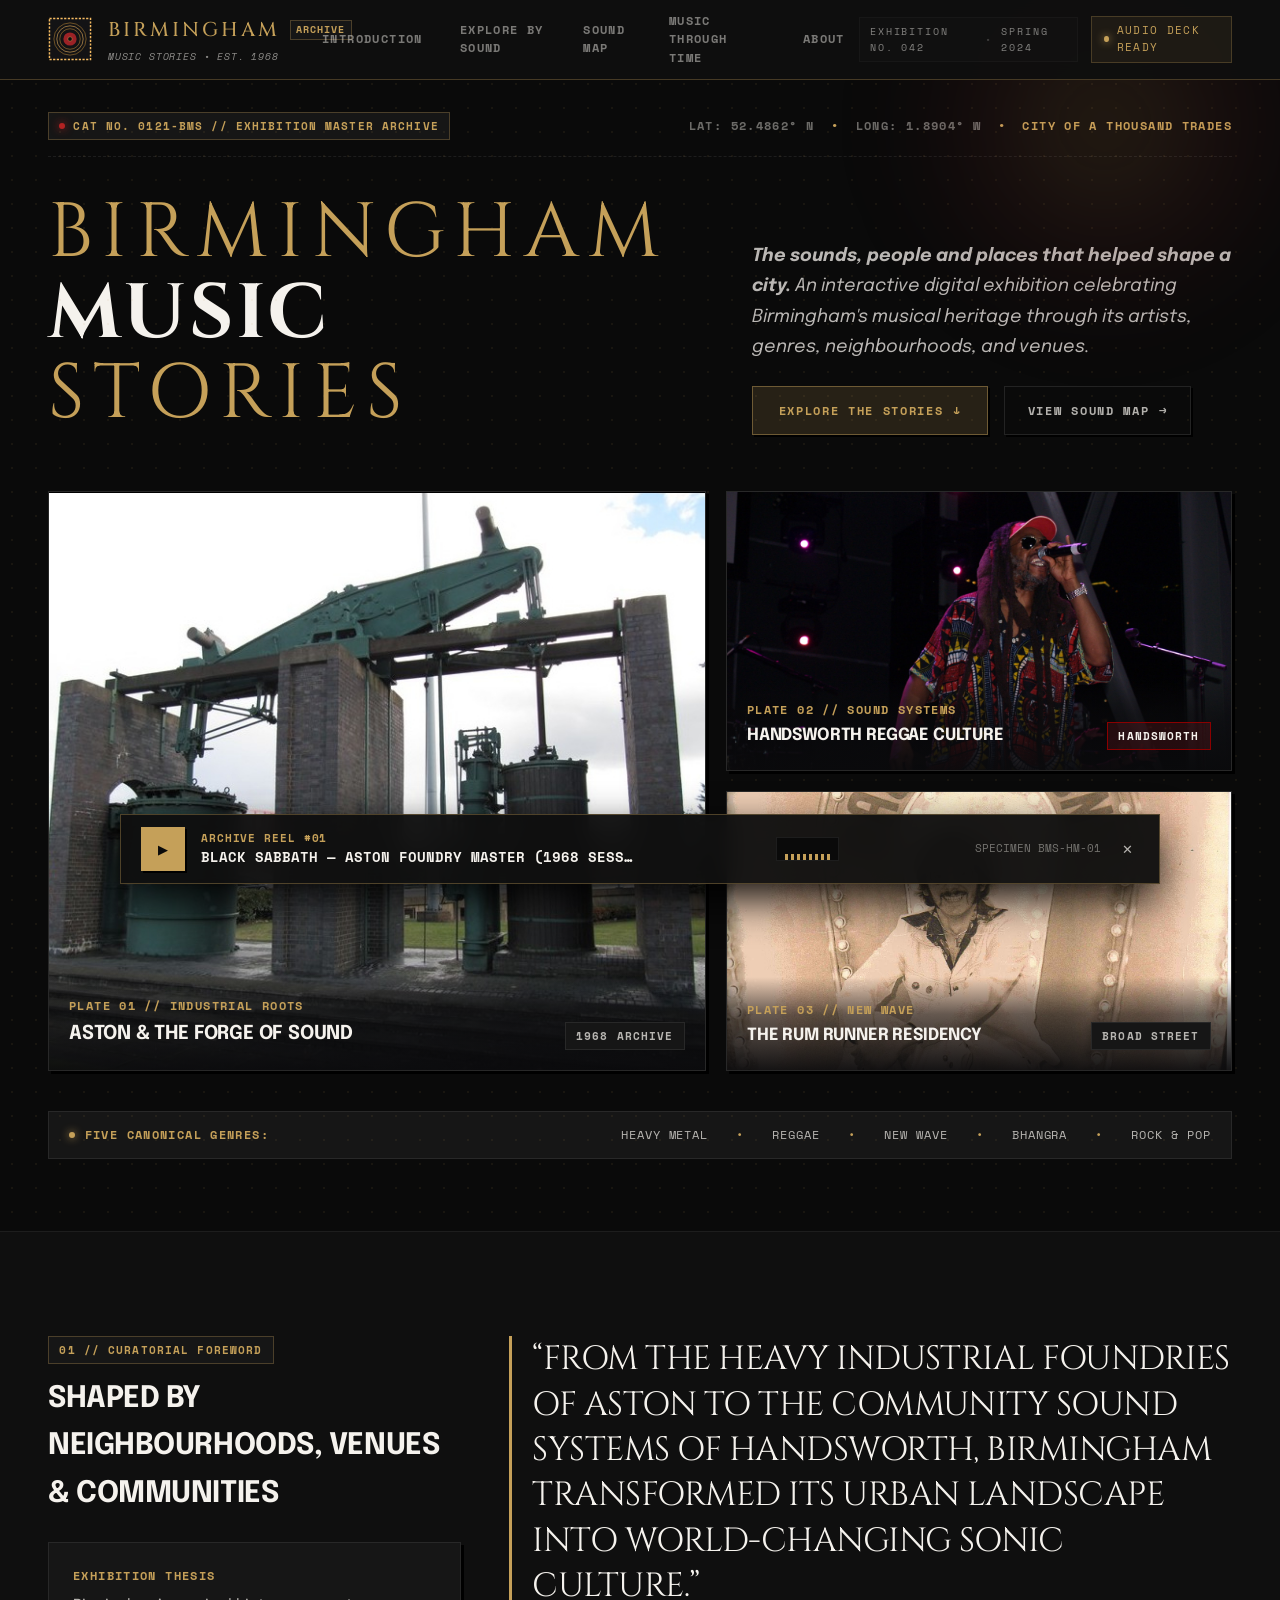
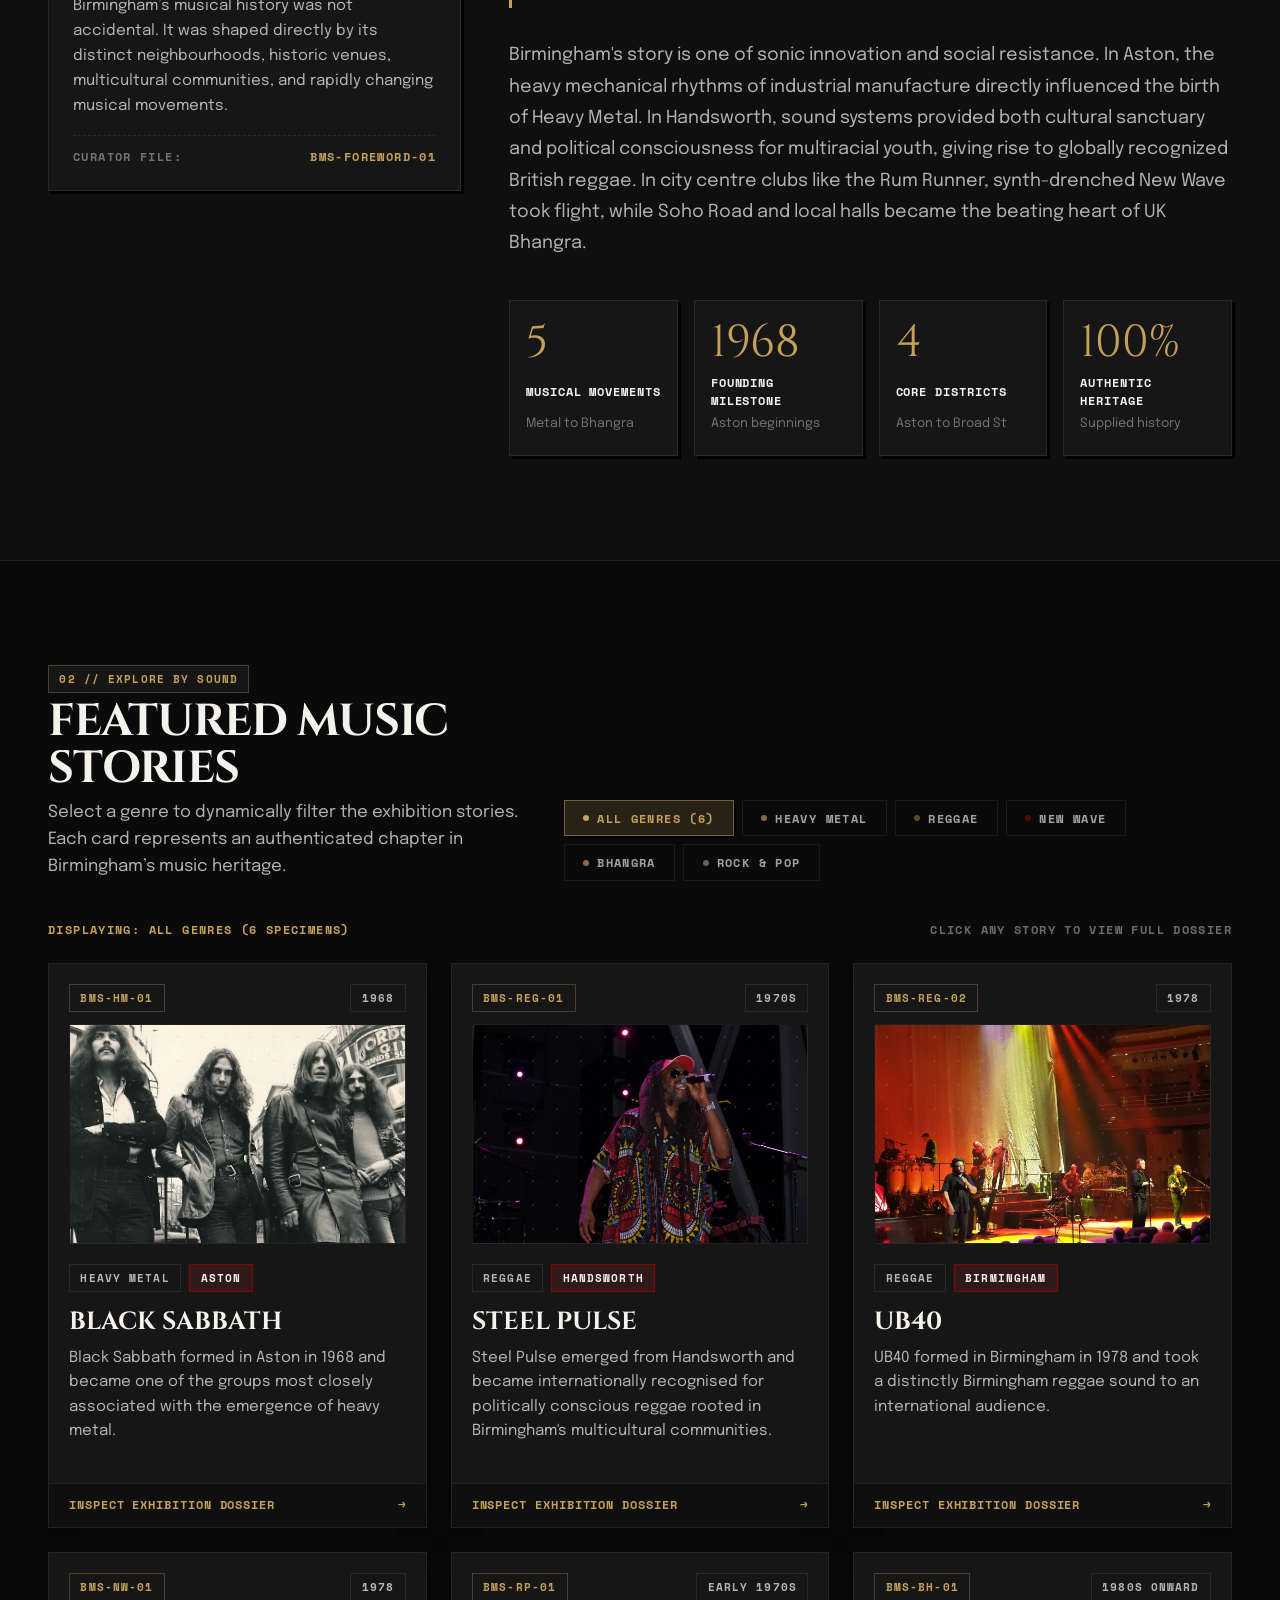
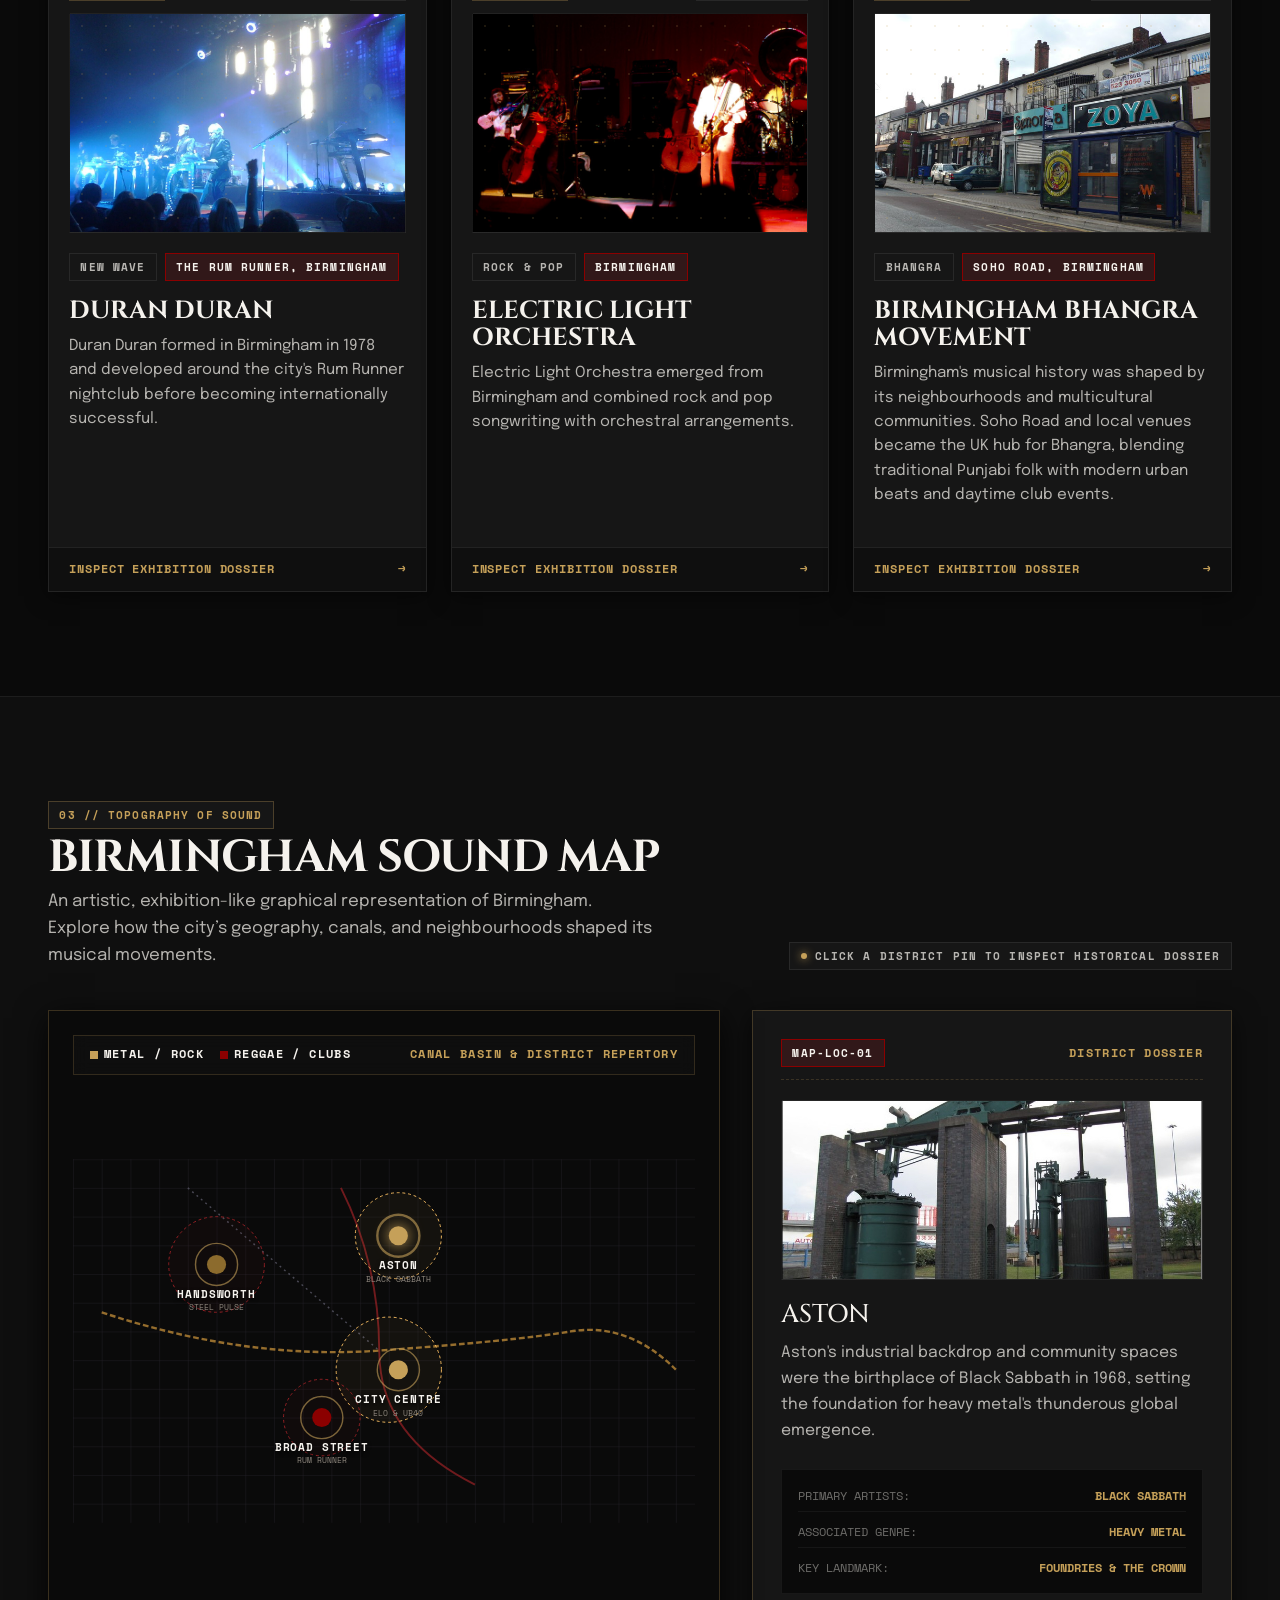
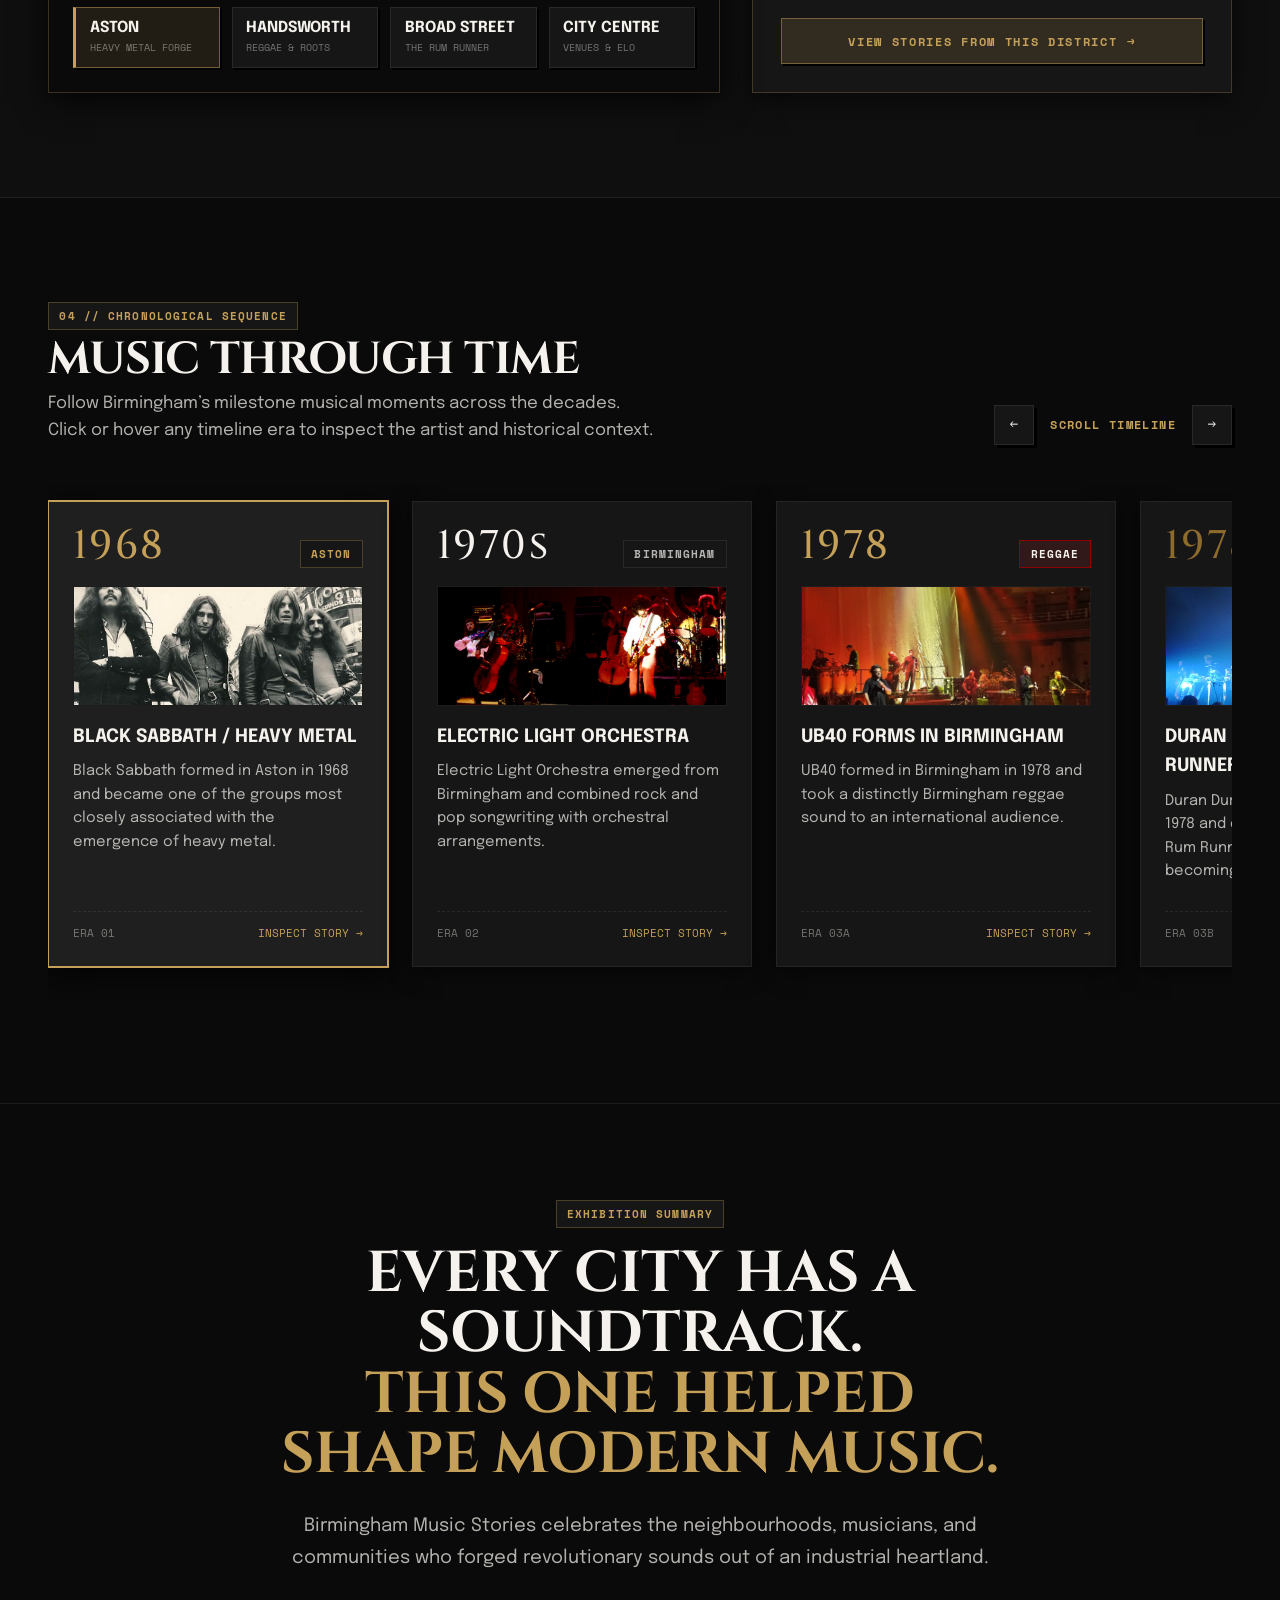
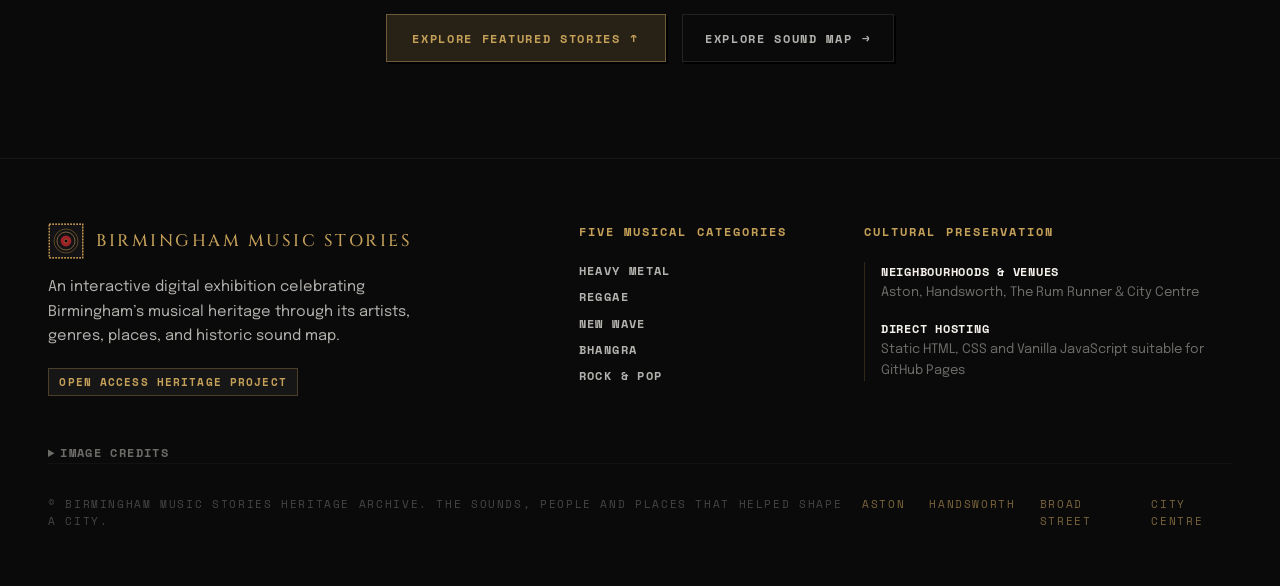
<file: index.html>
<!DOCTYPE html>
<html lang="en">
<head>
  <meta charset="UTF-8" />
  <meta name="viewport" content="width=device-width, initial-scale=1.0" />
  
  <title>Birmingham Music Stories — The sounds, people and places that helped shape a city</title>
  <meta name="description" content="An interactive digital exhibition celebrating Birmingham's musical heritage through its artists, genres, places, and historic sound map." />
  
  <!-- Open Graph Meta Tags -->
  <meta property="og:title" content="Birmingham Music Stories" />
  <meta property="og:description" content="The sounds, people and places that helped shape a city. An interactive digital exhibition celebrating Birmingham's musical heritage." />
  <meta property="og:type" content="website" />
  
  <!-- Google Fonts: Cinzel (Sophisticated Serif Display), Epilogue (Editorial Body), Space Mono (Archival Code) -->
  <link rel="preconnect" href="https://fonts.googleapis.com" />
  <link rel="preconnect" href="https://fonts.gstatic.com" crossorigin />
  <link href="https://fonts.googleapis.com/css2?family=Cinzel:wght@400;500;600;700;800&family=Epilogue:ital,wght@0,300;0,400;0,500;0,600;0,700;1,400&family=Space+Mono:ital,wght@0,400;0,700;1,400&family=Syne:wght@500;600;700;800&display=swap" rel="stylesheet" />

  <!-- Exhibition Stylesheet -->
  <link rel="stylesheet" href="styles.css" />
</head>
<body>

  <!-- ==========================================================================
       SITE HEADER
       ========================================================================== -->
  <header class="site-header" role="banner">
    <div class="site-container header-inner">
      
      <!-- Brand Logo / Emblem -->
      <a href="#" class="site-brand" aria-label="Birmingham Music Stories Home">
        <!-- SVG Emblem matching Birmingham Music Stories Heritage Archive Vinyl Device -->
        <svg class="brand-emblem-svg" viewBox="0 0 60 60" fill="none" xmlns="http://www.w3.org/2000/svg" aria-hidden="true">
          <!-- Outer Toothed / Perforated Border -->
          <rect x="2" y="2" width="56" height="56" fill="#131315" stroke="#f6bc62" stroke-width="2" stroke-dasharray="3,2" />
          <!-- Concentric Vinyl Grooves -->
          <circle cx="30" cy="30" r="22" stroke="#b88636" stroke-width="0.75" />
          <circle cx="30" cy="30" r="18" stroke="#f6bc62" stroke-width="0.75" />
          <circle cx="30" cy="30" r="14" stroke="#b88636" stroke-width="0.75" />
          <!-- Center Red Record Label -->
          <circle cx="30" cy="30" r="9" fill="#9b2226" />
          <!-- Spindle Hole -->
          <circle cx="30" cy="30" r="3" fill="#0a0a0c" stroke="#f6bc62" stroke-width="0.5" />
        </svg>

        <div class="brand-text">
          <div class="brand-title">
            <span>BIRMINGHAM</span>
            <span class="specimen-tag tag-brass" style="font-size: 0.6rem; padding: 0.1rem 0.35rem;">ARCHIVE</span>
          </div>
          <span class="brand-tagline-micro">MUSIC STORIES • EST. 1968</span>
        </div>
      </a>

      <!-- Desktop Navigation -->
      <nav class="site-nav" role="navigation" aria-label="Exhibition navigation">
        <a href="#editorial-intro" class="nav-link">Introduction</a>
        <a href="#featured-stories" class="nav-link">Explore by Sound</a>
        <a href="#sound-map" class="nav-link">Sound Map</a>
        <a href="#timeline-section" class="nav-link">Music Through Time</a>
        <a href="about.html" class="nav-link">About</a>
      </nav>

      <!-- Header Action Items -->
      <div class="header-actions">
        <div class="exhibition-edition-tag" aria-hidden="true">
          <span>EXHIBITION NO. 042</span>
          <span style="opacity: 0.4;">•</span>
          <span>SPRING 2024</span>
        </div>
        <div class="audio-indicator" aria-live="polite">
          <span class="pulse-dot"></span>
          <span>AUDIO DECK READY</span>
        </div>
        <button class="mobile-menu-toggle" id="mobile-menu-btn" aria-label="Toggle navigation menu" aria-expanded="false">
          <svg width="20" height="20" viewBox="0 0 24 24" fill="none" stroke="currentColor" stroke-width="2" stroke-linecap="round" stroke-linejoin="round" aria-hidden="true">
            <line x1="3" y1="12" x2="21" y2="12"></line>
            <line x1="3" y1="6" x2="21" y2="6"></line>
            <line x1="3" y1="18" x2="21" y2="18"></line>
          </svg>
        </button>
      </div>

    </div>
  </header>

  <!-- Mobile Navigation Drawer -->
  <div class="mobile-nav-drawer" id="mobile-nav-drawer" role="dialog" aria-label="Mobile Navigation">
    <a href="#editorial-intro" class="nav-link">Introduction</a>
    <a href="#featured-stories" class="nav-link">Explore by Sound &amp; Stories</a>
    <a href="#sound-map" class="nav-link">Birmingham Sound Map</a>
    <a href="#timeline-section" class="nav-link">Music Through Time</a>
    <a href="about.html" class="nav-link">About</a>
  </div>

  <main role="main">

    <!-- ==========================================================================
         HERO SECTION
         ========================================================================== -->
    <section class="hero-section" aria-labelledby="hero-main-heading">
      <div class="hero-bg-texture" aria-hidden="true"></div>
      <div class="hero-foundry-glow" aria-hidden="true"></div>

      <div class="site-container">
        
        <!-- Archival Accession Status Header -->
        <div class="hero-meta-bar">
          <div class="specimen-tag tag-brass">
            <span class="pulse-dot crimson"></span>
            <span>CAT NO. 0121-BMS // EXHIBITION MASTER ARCHIVE</span>
          </div>
          <div class="font-mono-tag text-dim">
            <span>LAT: 52.4862° N</span>
            <span class="text-brass" style="margin: 0 0.5rem;">•</span>
            <span>LONG: 1.8904° W</span>
            <span class="text-brass" style="margin: 0 0.5rem;">•</span>
            <span class="text-brass">CITY OF A THOUSAND TRADES</span>
          </div>
        </div>

        <!-- Main Title & Tagline Grid -->
        <div class="hero-title-grid">
          <div>
            <h1 class="hero-main-title" id="hero-main-heading">
              BIRMINGHAM<br />
              <span class="highlight-line">MUSIC</span>
              STORIES
            </h1>
          </div>
          <div>
            <p class="hero-lead-text">
              <strong>The sounds, people and places that helped shape a city.</strong>
              An interactive digital exhibition celebrating Birmingham's musical heritage through its artists, genres, neighbourhoods, and venues.
            </p>
            <div class="hero-ctas">
              <a href="#featured-stories" class="btn-primary">
                <span>EXPLORE THE STORIES</span>
                <span aria-hidden="true">↓</span>
              </a>
              <a href="#sound-map" class="btn-secondary">
                <span>VIEW SOUND MAP</span>
                <span aria-hidden="true">→</span>
              </a>
            </div>
          </div>
        </div>

        <!-- Photographic exhibition plates; sources and actual photo dates in Image credits -->
        <div class="hero-mosaic" aria-label="Visual Exhibition Plates">
          
          <!-- Large Plate: Aston Foundry Anvil & Metal Roots -->
          <div class="mosaic-plate mosaic-plate-main">
            <img class="exhibition-art-canvas archive-photo" src="assets/images/history/aston-grazebrook-beam-engine.jpg" alt="Grazebrook beam engine at Dartmouth Circus, Aston, photographed in 2011" title="Grazebrook beam engine at Dartmouth Circus, Aston, photographed in 2011" width="803" height="600" decoding="async" />
            <div class="mosaic-overlay-info">
              <div>
                <span class="font-mono-tag text-brass">PLATE 01 // INDUSTRIAL ROOTS</span>
                <h2 class="mosaic-title">Aston &amp; The Forge of Sound</h2>
              </div>
              <span class="specimen-tag">1968 ARCHIVE</span>
            </div>
          </div>

          <!-- Stack of 2 Plates: Handsworth Reggae & Rum Runner New Wave -->
          <div class="mosaic-sub-stack">
            
            <div class="mosaic-plate">
              <img class="exhibition-art-canvas archive-photo" src="assets/images/artists/steel-pulse.jpg" alt="Steel Pulse performing in 2010" title="Steel Pulse performing in 2010" width="1280" height="960" decoding="async" />
              <div class="mosaic-overlay-info">
                <div>
                  <span class="font-mono-tag text-brass">PLATE 02 // SOUND SYSTEMS</span>
                  <h3 class="mosaic-title" style="font-size: 1.05rem;">Handsworth Reggae Culture</h3>
                </div>
                <span class="specimen-tag tag-crimson">HANDSWORTH</span>
              </div>
            </div>

            <div class="mosaic-plate">
              <img class="exhibition-art-canvas archive-photo" src="assets/images/venues/rum-runner-dj-paul-anthony-1977.jpg" alt="Resident DJ Paul Anthony at the Rum Runner, Birmingham, 1977" title="Resident DJ Paul Anthony at the Rum Runner, Birmingham, 1977" width="1280" height="1804" decoding="async" />
              <div class="mosaic-overlay-info">
                <div>
                  <span class="font-mono-tag text-brass">PLATE 03 // NEW WAVE</span>
                  <h3 class="mosaic-title" style="font-size: 1.05rem;">The Rum Runner Residency</h3>
                </div>
                <span class="specimen-tag">BROAD STREET</span>
              </div>
            </div>

          </div>

        </div>

        <!-- Curated Movement Quick Strip -->
        <div class="genre-marquee-bar" aria-label="Explore musical categories">
          <div class="genre-marquee-label">
            <span class="pulse-dot"></span>
            <span>FIVE CANONICAL GENRES:</span>
          </div>
          <div class="genre-marquee-list">
            <span class="marquee-genre-pill" onclick="window.triggerGenreFilter('metal')">Heavy Metal</span>
            <span class="text-brass">•</span>
            <span class="marquee-genre-pill" onclick="window.triggerGenreFilter('reggae')">Reggae</span>
            <span class="text-brass">•</span>
            <span class="marquee-genre-pill" onclick="window.triggerGenreFilter('newwave')">New Wave</span>
            <span class="text-brass">•</span>
            <span class="marquee-genre-pill" onclick="window.triggerGenreFilter('bhangra')">Bhangra</span>
            <span class="text-brass">•</span>
            <span class="marquee-genre-pill" onclick="window.triggerGenreFilter('rockpop')">Rock &amp; Pop</span>
          </div>
        </div>

      </div>
    </section>


    <!-- ==========================================================================
         EDITORIAL CURATORIAL INTRODUCTION
         Explains that Birmingham's musical history was shaped by its
         neighbourhoods, venues, communities and changing musical movements.
         ========================================================================== -->
    <section class="section-wrapper" id="editorial-intro" aria-labelledby="intro-heading">
      <div class="site-container">
        
        <div class="intro-grid">
          
          <!-- Left Column: Curatorial Notice -->
          <div>
            <div class="specimen-tag tag-brass">
              <span>01 // CURATORIAL FOREWORD</span>
            </div>
            <h2 class="font-editorial-heading" id="intro-heading" style="font-size: 1.85rem; margin-top: 0.75rem;">
              Shaped by Neighbourhoods, Venues &amp; Communities
            </h2>

            <div class="intro-dossier-card">
              <span class="font-mono-tag text-brass" style="display: block; margin-bottom: 0.5rem;">EXHIBITION THESIS</span>
              <p style="font-size: 0.95rem; color: var(--text-muted); line-height: 1.65;">
                Birmingham’s musical history was not accidental. It was shaped directly by its distinct neighbourhoods, historic venues, multicultural communities, and rapidly changing musical movements.
              </p>
              <div style="margin-top: 1rem; padding-top: 0.75rem; border-top: 1px dashed var(--border-subtle); display: flex; justify-content: space-between;" class="font-mono-tag">
                <span class="text-dim">CURATOR FILE:</span>
                <span class="text-brass">BMS-FOREWORD-01</span>
              </div>
            </div>
          </div>

          <!-- Right Column: Narrative Essay & Ledger Grid -->
          <div>
            <blockquote class="intro-monumental-quote">
              “From the heavy industrial foundries of Aston to the community sound systems of Handsworth, Birmingham transformed its urban landscape into world-changing sonic culture.”
            </blockquote>

            <p class="intro-body-copy">
              Birmingham's story is one of sonic innovation and social resistance. In Aston, the heavy mechanical rhythms of industrial manufacture directly influenced the birth of Heavy Metal. In Handsworth, sound systems provided both cultural sanctuary and political consciousness for multiracial youth, giving rise to globally recognized British reggae. In city centre clubs like the Rum Runner, synth-drenched New Wave took flight, while Soho Road and local halls became the beating heart of UK Bhangra.
            </p>

            <!-- Ledger Grid -->
            <div class="stats-ledger-grid" aria-label="Archive Statistics">
              <div class="ledger-item">
                <span class="ledger-num">5</span>
                <span class="ledger-label">Musical Movements</span>
                <span class="ledger-sub">Metal to Bhangra</span>
              </div>
              <div class="ledger-item">
                <span class="ledger-num">1968</span>
                <span class="ledger-label">Founding Milestone</span>
                <span class="ledger-sub">Aston beginnings</span>
              </div>
              <div class="ledger-item">
                <span class="ledger-num">4</span>
                <span class="ledger-label">Core Districts</span>
                <span class="ledger-sub">Aston to Broad St</span>
              </div>
              <div class="ledger-item">
                <span class="ledger-num">100%</span>
                <span class="ledger-label">Authentic Heritage</span>
                <span class="ledger-sub">Supplied history</span>
              </div>
            </div>

          </div>

        </div>

      </div>
    </section>


    <!-- ==========================================================================
         FEATURE 1 & FEATURED MUSIC STORIES: EXPLORE BY SOUND
         Five musical categories: Heavy Metal, Reggae, New Wave, Bhangra, Rock & Pop
         ========================================================================== -->
    <section class="section-wrapper" id="featured-stories" aria-labelledby="stories-heading" style="background-color: var(--bg-darkest);">
      <div class="site-container">
        
        <!-- Section Header with Genre Controls -->
        <div class="section-header-row">
          <div>
            <div class="specimen-tag tag-brass">
              <span>02 // EXPLORE BY SOUND</span>
            </div>
            <h2 class="section-headline" id="stories-heading">
              Featured Music Stories
            </h2>
            <p class="section-desc">
              Select a genre to dynamically filter the exhibition stories. Each card represents an authenticated chapter in Birmingham’s music heritage.
            </p>
          </div>

          <!-- Five Visually Distinctive Genre Controls -->
          <div class="genre-filter-nav" role="group" aria-label="Filter stories by genre">
            <button class="genre-filter-btn active" data-filter="all" aria-pressed="true">
              <span class="genre-indicator-dot"></span>
              <span>All Genres (6)</span>
            </button>
            <button class="genre-filter-btn" data-filter="metal" aria-pressed="false">
              <span class="genre-indicator-dot" style="background-color: var(--accent-brass);"></span>
              <span>Heavy Metal</span>
            </button>
            <button class="genre-filter-btn" data-filter="reggae" aria-pressed="false">
              <span class="genre-indicator-dot" style="background-color: var(--accent-brass-burnished);"></span>
              <span>Reggae</span>
            </button>
            <button class="genre-filter-btn" data-filter="newwave" aria-pressed="false">
              <span class="genre-indicator-dot" style="background-color: var(--accent-crimson);"></span>
              <span>New Wave</span>
            </button>
            <button class="genre-filter-btn" data-filter="bhangra" aria-pressed="false">
              <span class="genre-indicator-dot" style="background-color: #e59866;"></span>
              <span>Bhangra</span>
            </button>
            <button class="genre-filter-btn" data-filter="rockpop" aria-pressed="false">
              <span class="genre-indicator-dot" style="background-color: #85929e;"></span>
              <span>Rock &amp; Pop</span>
            </button>
          </div>
        </div>

        <!-- Filter Count Feedback -->
        <div style="margin-bottom: 1.5rem; display: flex; align-items: center; justify-content: space-between;">
          <span class="font-mono-tag text-brass" id="active-filter-status">DISPLAYING: ALL GENRES (6 SPECIMENS)</span>
          <span class="font-mono-tag text-dim">CLICK ANY STORY TO VIEW FULL DOSSIER</span>
        </div>

        <!-- Dynamic Stories Grid (Rendered by script.js) -->
        <div class="stories-grid" id="stories-grid" role="region" aria-live="polite">
          <!-- Story cards injected here -->
        </div>

      </div>
    </section>


    <!-- ==========================================================================
         FEATURE 2: BIRMINGHAM SOUND MAP
         Stylized graphical representation of Birmingham using HTML/CSS/SVG.
         Clickable locations for: Aston, Handsworth, City Centre, Broad Street.
         ========================================================================== -->
    <section class="section-wrapper" id="sound-map" aria-labelledby="sound-map-heading">
      <div class="site-container">
        
        <div class="section-header-row">
          <div>
            <div class="specimen-tag tag-brass">
              <span>03 // TOPOGRAPHY OF SOUND</span>
            </div>
            <h2 class="section-headline" id="sound-map-heading">
              Birmingham Sound Map
            </h2>
            <p class="section-desc">
              An artistic, exhibition-like graphical representation of Birmingham. Explore how the city’s geography, canals, and neighbourhoods shaped its musical movements.
            </p>
          </div>

          <div class="specimen-tag">
            <span class="pulse-dot"></span>
            <span>CLICK A DISTRICT PIN TO INSPECT HISTORICAL DOSSIER</span>
          </div>
        </div>

        <!-- Map & Dossier Split Stage -->
        <div class="map-layout-grid">
          
          <!-- Left: Vector SVG Artistic Sound Map -->
          <div class="sound-map-stage">
            
            <div class="map-top-bar">
              <div style="display: flex; align-items: center; gap: 1rem;" class="font-mono-tag">
                <span style="display: flex; align-items: center; gap: 0.35rem;">
                  <span style="width: 8px; height: 8px; background: var(--accent-brass); display: inline-block;"></span>
                  METAL / ROCK
                </span>
                <span style="display: flex; align-items: center; gap: 0.35rem;">
                  <span style="width: 8px; height: 8px; background: var(--accent-crimson); display: inline-block;"></span>
                  REGGAE / CLUBS
                </span>
              </div>
              <span class="font-mono-tag text-brass">CANAL BASIN &amp; DISTRICT REPERTORY</span>
            </div>

            <!-- Stylized SVG Map of Birmingham -->
            <div class="map-svg-container">
              <svg class="map-vector-svg" viewBox="0 0 650 380" xmlns="http://www.w3.org/2000/svg" role="region" aria-label="Interactive Sound Map of Birmingham">
                <defs>
                  <!-- Map grid pattern -->
                  <pattern id="archival-grid" width="30" height="30" patternUnits="userSpaceOnUse">
                    <path d="M 30 0 L 0 0 0 30" fill="none" stroke="#25242b" stroke-width="0.75" />
                  </pattern>
                </defs>
                
                <rect width="650" height="380" fill="url(#archival-grid)" />
                
                <!-- Birmingham Canal Navigations (BCN) & Gas Street Basin Arteries -->
                <!-- Main Canal Line -->
                <path d="M 30,160 Q 180,210 320,200 T 520,180 T 630,220" fill="none" stroke="#b88636" stroke-width="2.5" stroke-dasharray="6,3" opacity="0.8" />
                <!-- Aston Spur Canal -->
                <path d="M 280,30 Q 320,110 320,200 T 420,340" fill="none" stroke="#9b2226" stroke-width="2" opacity="0.7" />
                <!-- Handsworth Railway Line -->
                <line x1="120" y1="30" x2="320" y2="200" stroke="#4a4955" stroke-width="1.5" stroke-dasharray="2,4" />
                
                <!-- District Area Contours (Abstract) -->
                <circle cx="340" cy="80" r="45" fill="#f6bc62" fill-opacity="0.04" stroke="#f6bc62" stroke-width="1" stroke-dasharray="3,3" />
                <circle cx="150" cy="110" r="50" fill="#9b2226" fill-opacity="0.04" stroke="#9b2226" stroke-width="1" stroke-dasharray="3,3" />
                <circle cx="330" cy="220" r="55" fill="#f6bc62" fill-opacity="0.04" stroke="#f6bc62" stroke-width="1" stroke-dasharray="3,3" />
                <circle cx="260" cy="270" r="40" fill="#9b2226" fill-opacity="0.04" stroke="#9b2226" stroke-width="1" stroke-dasharray="3,3" />

                <!-- Location Pin 1: ASTON (Top Right / North) -->
                <g class="map-location-group active" data-location="aston" tabindex="0" role="button" aria-label="Aston Sound Map Location">
                  <circle cx="340" cy="80" r="22" class="pin-ring" fill="none" stroke="var(--accent-brass)" stroke-width="1.5" opacity="0.6" />
                  <circle cx="340" cy="80" r="10" class="pin-core" fill="var(--accent-brass)" />
                  <text x="340" y="115" class="map-pin-label">ASTON</text>
                  <text x="340" y="128" font-family="'Space Mono', monospace" font-size="8" fill="#8e877e" text-anchor="middle">BLACK SABBATH</text>
                </g>

                <!-- Location Pin 2: HANDSWORTH (North-West) -->
                <g class="map-location-group" data-location="handsworth" tabindex="0" role="button" aria-label="Handsworth Sound Map Location">
                  <circle cx="150" cy="110" r="22" class="pin-ring" fill="none" stroke="var(--accent-brass)" stroke-width="1.5" opacity="0.6" />
                  <circle cx="150" cy="110" r="10" class="pin-core" fill="var(--accent-brass-burnished)" />
                  <text x="150" y="145" class="map-pin-label">HANDSWORTH</text>
                  <text x="150" y="158" font-family="'Space Mono', monospace" font-size="8" fill="#8e877e" text-anchor="middle">STEEL PULSE</text>
                </g>

                <!-- Location Pin 3: BROAD STREET (South-West Central) -->
                <g class="map-location-group" data-location="broad-street" tabindex="0" role="button" aria-label="Broad Street Sound Map Location">
                  <circle cx="260" cy="270" r="22" class="pin-ring" fill="none" stroke="var(--accent-brass)" stroke-width="1.5" opacity="0.6" />
                  <circle cx="260" cy="270" r="10" class="pin-core" fill="var(--accent-crimson)" />
                  <text x="260" y="305" class="map-pin-label">BROAD STREET</text>
                  <text x="260" y="318" font-family="'Space Mono', monospace" font-size="8" fill="#8e877e" text-anchor="middle">RUM RUNNER</text>
                </g>

                <!-- Location Pin 4: CITY CENTRE (Central) -->
                <g class="map-location-group" data-location="city-centre" tabindex="0" role="button" aria-label="City Centre Sound Map Location">
                  <circle cx="340" cy="220" r="22" class="pin-ring" fill="none" stroke="var(--accent-brass)" stroke-width="1.5" opacity="0.6" />
                  <circle cx="340" cy="220" r="10" class="pin-core" fill="var(--accent-brass)" />
                  <text x="340" y="255" class="map-pin-label">CITY CENTRE</text>
                  <text x="340" y="268" font-family="'Space Mono', monospace" font-size="8" fill="#8e877e" text-anchor="middle">ELO &amp; UB40</text>
                </g>
              </svg>
            </div>

            <!-- Tab strip for direct keyboard & mobile tap -->
            <div class="map-node-selector-strip" role="tablist" aria-label="Sound map locations">
              <button class="map-tab-btn active" data-location="aston" role="tab">
                <span class="map-tab-name">Aston</span>
                <span class="map-tab-sub">Heavy Metal Forge</span>
              </button>
              <button class="map-tab-btn" data-location="handsworth" role="tab">
                <span class="map-tab-name">Handsworth</span>
                <span class="map-tab-sub">Reggae &amp; Roots</span>
              </button>
              <button class="map-tab-btn" data-location="broad-street" role="tab">
                <span class="map-tab-name">Broad Street</span>
                <span class="map-tab-sub">The Rum Runner</span>
              </button>
              <button class="map-tab-btn" data-location="city-centre" role="tab">
                <span class="map-tab-name">City Centre</span>
                <span class="map-tab-sub">Venues &amp; ELO</span>
              </button>
            </div>

          </div>

          <!-- Right: Location Story Panel / Dossier Drawer -->
          <div class="map-dossier-panel" id="map-dossier-panel" role="region" aria-live="polite">
            <div>
              <div class="dossier-header">
                <span class="specimen-tag tag-crimson" id="map-dossier-cat">MAP-LOC-01</span>
                <span class="font-mono-tag text-brass">DISTRICT DOSSIER</span>
              </div>

              <!-- Artwork visual for the location -->
              <div class="dossier-artwork-preview" id="map-dossier-artwork">
                <!-- SVG inserted dynamically -->
              </div>

              <h3 class="dossier-title" id="map-dossier-title">Aston</h3>
              <p class="dossier-description" id="map-dossier-desc">
                Aston's industrial backdrop and community spaces were the birthplace of Black Sabbath in 1968, setting the foundation for heavy metal's emergence.
              </p>

              <div class="dossier-metadata-table">
                <div class="dossier-row">
                  <span class="label">Primary Artists:</span>
                  <span class="val" id="map-dossier-artists">Black Sabbath</span>
                </div>
                <div class="dossier-row">
                  <span class="label">Associated Genre:</span>
                  <span class="val" id="map-dossier-genre">Heavy Metal</span>
                </div>
                <div class="dossier-row">
                  <span class="label">Key Landmark:</span>
                  <span class="val" id="map-dossier-landmark">Foundries &amp; Aston Community</span>
                </div>
              </div>
            </div>

            <div>
              <button class="btn-primary" style="width: 100%;" onclick="window.triggerGenreFilter('metal')">
                <span>VIEW STORIES FROM THIS DISTRICT</span>
                <span aria-hidden="true">→</span>
              </button>
            </div>

          </div>

        </div>

      </div>
    </section>


    <!-- ==========================================================================
         MUSIC THROUGH TIME: INTERACTIVE VISUAL TIMELINE
         Contains:
         1968 — Black Sabbath / Heavy Metal
         1970s — Electric Light Orchestra
         1978 — UB40
         1978 — Duran Duran
         Later Birmingham music — general continuation
         ========================================================================== -->
    <section class="section-wrapper" id="timeline-section" aria-labelledby="timeline-heading" style="background-color: var(--bg-darkest);">
      <div class="site-container">
        
        <div class="section-header-row">
          <div>
            <div class="specimen-tag tag-brass">
              <span>04 // CHRONOLOGICAL SEQUENCE</span>
            </div>
            <h2 class="section-headline" id="timeline-heading">
              Music Through Time
            </h2>
            <p class="section-desc">
              Follow Birmingham’s milestone musical moments across the decades. Click or hover any timeline era to inspect the artist and historical context.
            </p>
          </div>

          <!-- Timeline Scrubber Navigation Buttons -->
          <div class="timeline-scrubber-controls">
            <button class="timeline-nav-btn" id="timeline-prev" aria-label="Scroll timeline left">
              <span aria-hidden="true">←</span>
            </button>
            <span class="font-mono-tag text-brass" style="margin: 0 0.5rem;">SCROLL TIMELINE</span>
            <button class="timeline-nav-btn" id="timeline-next" aria-label="Scroll timeline right">
              <span aria-hidden="true">→</span>
            </button>
          </div>
        </div>

        <!-- Horizontal Scrollable Timeline Strip -->
        <div class="timeline-horizontal-track" id="timeline-track" role="region" aria-label="Horizontal Music Timeline">
          
          <!-- Milestone 1: 1968 -->
          <div class="timeline-node-card selected" data-story-id="black-sabbath" tabindex="0" role="button" aria-label="1968 Black Sabbath milestone">
            <div>
              <div style="display: flex; justify-content: space-between; align-items: baseline;">
                <span class="timeline-year-callout">1968</span>
                <span class="specimen-tag tag-brass">ASTON</span>
              </div>
              <div class="timeline-card-artwork">
                <img class="archive-photo" src="assets/images/artists/black-sabbath-1970.jpg" alt="Black Sabbath in London, 1970" title="Black Sabbath in London, 1970" width="759" height="490" loading="lazy" decoding="async" />
              </div>
              <h3 class="timeline-card-title">Black Sabbath / Heavy Metal</h3>
              <p class="timeline-card-desc">
                Black Sabbath formed in Aston in 1968 and became one of the groups most closely associated with the emergence of heavy metal.
              </p>
            </div>
            <div class="timeline-rail-footer">
              <span>ERA 01</span>
              <span class="text-brass">INSPECT STORY →</span>
            </div>
          </div>

          <!-- Milestone 2: 1970s -->
          <div class="timeline-node-card" data-story-id="electric-light-orchestra" tabindex="0" role="button" aria-label="Early 1970s Electric Light Orchestra milestone">
            <div>
              <div style="display: flex; justify-content: space-between; align-items: baseline;">
                <span class="timeline-year-callout" style="color: var(--text-main);">1970s</span>
                <span class="specimen-tag">BIRMINGHAM</span>
              </div>
              <div class="timeline-card-artwork">
                <img class="archive-photo" src="assets/images/artists/electric-light-orchestra-oslo-1978.jpg" alt="Electric Light Orchestra performing in Oslo, 1978" title="Electric Light Orchestra performing in Oslo, 1978" width="800" height="495" loading="lazy" decoding="async" />
              </div>
              <h3 class="timeline-card-title">Electric Light Orchestra</h3>
              <p class="timeline-card-desc">
                Electric Light Orchestra emerged from Birmingham and combined rock and pop songwriting with orchestral arrangements.
              </p>
            </div>
            <div class="timeline-rail-footer">
              <span>ERA 02</span>
              <span class="text-brass">INSPECT STORY →</span>
            </div>
          </div>

          <!-- Milestone 3: 1978 (UB40) -->
          <div class="timeline-node-card" data-story-id="ub40" tabindex="0" role="button" aria-label="1978 UB40 milestone">
            <div>
              <div style="display: flex; justify-content: space-between; align-items: baseline;">
                <span class="timeline-year-callout">1978</span>
                <span class="specimen-tag tag-crimson">REGGAE</span>
              </div>
              <div class="timeline-card-artwork">
                <img class="archive-photo" src="assets/images/artists/ub40-birmingham-2010.jpg" alt="UB40 performing in Birmingham, 2010" title="UB40 performing in Birmingham, 2010" width="1280" height="938" loading="lazy" decoding="async" />
              </div>
              <h3 class="timeline-card-title">UB40 Forms in Birmingham</h3>
              <p class="timeline-card-desc">
                UB40 formed in Birmingham in 1978 and took a distinctly Birmingham reggae sound to an international audience.
              </p>
            </div>
            <div class="timeline-rail-footer">
              <span>ERA 03A</span>
              <span class="text-brass">INSPECT STORY →</span>
            </div>
          </div>

          <!-- Milestone 4: 1978 (Duran Duran) -->
          <div class="timeline-node-card" data-story-id="duran-duran" tabindex="0" role="button" aria-label="1978 Duran Duran milestone">
            <div>
              <div style="display: flex; justify-content: space-between; align-items: baseline;">
                <span class="timeline-year-callout" style="color: var(--accent-brass-burnished);">1978</span>
                <span class="specimen-tag">NEW WAVE</span>
              </div>
              <div class="timeline-card-artwork">
                <img class="archive-photo" src="assets/images/artists/duran-duran-chicago-2008.jpg" alt="Duran Duran performing in Chicago, 2008" title="Duran Duran performing in Chicago, 2008" width="1096" height="728" loading="lazy" decoding="async" />
              </div>
              <h3 class="timeline-card-title">Duran Duran at The Rum Runner</h3>
              <p class="timeline-card-desc">
                Duran Duran formed in Birmingham in 1978 and developed around the city's Rum Runner nightclub before becoming internationally successful.
              </p>
            </div>
            <div class="timeline-rail-footer">
              <span>ERA 03B</span>
              <span class="text-brass">INSPECT STORY →</span>
            </div>
          </div>

          <!-- Milestone 5: Later Birmingham Music -->
          <div class="timeline-node-card" style="border-style: dashed;" tabindex="0" role="button" aria-label="Later Birmingham music continuation">
            <div>
              <div style="display: flex; justify-content: space-between; align-items: baseline;">
                <span class="timeline-year-callout" style="font-size: 1.9rem; color: var(--text-muted);">LATER</span>
                <span class="specimen-tag tag-brass">CONTINUATION</span>
              </div>
              <div class="timeline-card-artwork">
                <img class="archive-photo" src="assets/images/locations/soho-road-shops.jpg" alt="Shops on Soho Road, Birmingham, 2011 — a neighbourhood central to UK Bhangra" title="Shops on Soho Road, Birmingham, 2011 — a neighbourhood central to UK Bhangra" width="640" height="480" loading="lazy" decoding="async" />
              </div>
              <h3 class="timeline-card-title">Later Birmingham Music</h3>
              <p class="timeline-card-desc">
                Birmingham's musical legacy continued to evolve across the decades—spanning Soho Road Bhangra, electronic clubs, and contemporary grassroots communities across the city.
              </p>
            </div>
            <div class="timeline-rail-footer">
              <span>CONTINUING SOUNDTRACK</span>
              <span class="text-dim">HERITAGE ARCHIVE</span>
            </div>
          </div>

        </div>

      </div>
    </section>


    <!-- ==========================================================================
         CONCLUDING MANIFESTO SECTION
         ========================================================================== -->
    <section class="manifesto-section" aria-label="Archive manifesto">
      <div class="site-container manifesto-content">
        <div class="specimen-tag tag-brass">
          <span>EXHIBITION SUMMARY</span>
        </div>
        <h2 class="manifesto-title">
          Every City Has a Soundtrack.<br />
          <span class="text-brass">This One Helped Shape Modern Music.</span>
        </h2>
        <p class="manifesto-desc">
          Birmingham Music Stories celebrates the neighbourhoods, musicians, and communities who forged revolutionary sounds out of an industrial heartland.
        </p>
        <div class="manifesto-actions">
          <a href="#featured-stories" class="btn-primary">
            <span>EXPLORE FEATURED STORIES</span>
            <span aria-hidden="true">↑</span>
          </a>
          <a href="#sound-map" class="btn-secondary">
            <span>EXPLORE SOUND MAP</span>
            <span aria-hidden="true">→</span>
          </a>
        </div>
      </div>
    </section>

  </main>


  <!-- ==========================================================================
         FEATURE 3: STORY VIEW MODAL
         Expand or open an elegant modal/panel containing:
         artist name, location, genre, era/year, short description, clear close/back
         ========================================================================== -->
  <div class="story-modal-overlay" id="story-modal" role="dialog" aria-modal="true" aria-labelledby="modal-artist">
    <div class="story-modal-dialog">
      
      <!-- Modal Header -->
      <div class="modal-header-bar">
        <div style="display: flex; align-items: center; gap: 0.75rem;">
          <span class="specimen-tag tag-brass" id="modal-catalog">BMS-HM-01</span>
          <span class="font-mono-tag text-brass">CURATORIAL CASE DOSSIER</span>
        </div>
        <button class="modal-close-btn" id="modal-close-btn" aria-label="Close story panel">
          <span aria-hidden="true">✕</span>
        </button>
      </div>

      <!-- Hero Visual Art Placeholder -->
      <div class="modal-hero-artwork" id="modal-artwork">
        <!-- Injected via script.js -->
      </div>

      <!-- Modal Body -->
      <div class="modal-content-body">
        
        <h2 class="modal-artist-title" id="modal-artist">Artist Name</h2>

        <!-- Specifications Grid -->
        <div class="modal-spec-grid">
          <div class="modal-spec-cell">
            <span class="key">Origin / Location</span>
            <span class="val" id="modal-location">Location</span>
          </div>
          <div class="modal-spec-cell">
            <span class="key">Primary Genre</span>
            <span class="val" id="modal-genre">Genre</span>
          </div>
          <div class="modal-spec-cell">
            <span class="key">Era / Year Formed</span>
            <span class="val" id="modal-year">Year</span>
          </div>
          <div class="modal-spec-cell">
            <span class="key">Archive Record</span>
            <span class="val" style="color: var(--accent-crimson);">AUTHENTICATED</span>
          </div>
        </div>

        <!-- Description Copy (Strictly adhering to supplied copy) -->
        <div class="modal-narrative-copy" id="modal-description">
          Story description goes here.
        </div>

        <!-- Actions -->
        <div class="modal-footer-actions">
          <button class="btn-primary" id="modal-play-audio">
            <span>AUDIT MASTER ARCHIVE TAPE</span>
            <span aria-hidden="true">▶</span>
          </button>
          <button class="btn-secondary" onclick="document.getElementById('modal-close-btn').click();">
            <span>← BACK TO EXHIBITION</span>
          </button>
        </div>

      </div>

    </div>
  </div>


  <!-- ==========================================================================
       PERSISTENT FLOATING AUDIO TAPE DECK BAR
       ========================================================================== -->
  <aside class="audio-deck-bar" id="audio-deck" aria-label="Exhibition audio deck">
    <div class="deck-left">
      <button class="deck-transport-btn" id="deck-play-btn" aria-label="Play master audio preview">
        <span aria-hidden="true">▶</span>
      </button>
      <div class="deck-track-info">
        <span class="deck-track-label">ARCHIVE REEL #01</span>
        <span class="deck-track-title" id="deck-track-title">BLACK SABBATH — ASTON FOUNDRY MASTER (1968 SESSION)</span>
      </div>
    </div>

    <!-- Frequency Waveform Animation -->
    <div class="deck-frequency-bars" aria-hidden="true">
      <div class="freq-bar"></div>
      <div class="freq-bar"></div>
      <div class="freq-bar"></div>
      <div class="freq-bar"></div>
      <div class="freq-bar"></div>
      <div class="freq-bar"></div>
      <div class="freq-bar"></div>
      <div class="freq-bar"></div>
    </div>

    <div class="deck-right">
      <span class="deck-cat-no" id="deck-cat-no">SPECIMEN BMS-HM-01</span>
      <button class="deck-close-btn" id="deck-dismiss-btn" aria-label="Dismiss audio deck">
        <span aria-hidden="true">✕</span>
      </button>
    </div>
  </aside>


  <!-- ==========================================================================
       SITE FOOTER
       ========================================================================== -->
  <footer class="site-footer" role="contentinfo">
    <div class="site-container">
      
      <div class="footer-grid">
        
        <!-- Col 1: Overview -->
        <div>
          <div style="display: flex; align-items: center; gap: 0.75rem; margin-bottom: 1rem;">
            <svg class="brand-emblem-svg" style="width: 2.25rem; height: 2.25rem;" viewBox="0 0 60 60" fill="none" xmlns="http://www.w3.org/2000/svg" aria-hidden="true">
              <rect x="2" y="2" width="56" height="56" fill="#131315" stroke="#f6bc62" stroke-width="2" stroke-dasharray="3,2" />
              <circle cx="30" cy="30" r="20" stroke="#b88636" stroke-width="0.75" />
              <circle cx="30" cy="30" r="15" stroke="#f6bc62" stroke-width="0.75" />
              <circle cx="30" cy="30" r="9" fill="#9b2226" />
              <circle cx="30" cy="30" r="3" fill="#0a0a0c" stroke="#f6bc62" stroke-width="0.5" />
            </svg>
            <span class="brand-title" style="font-size: 1.05rem;">BIRMINGHAM MUSIC STORIES</span>
          </div>
          <p style="font-size: 0.92rem; color: var(--text-muted); line-height: 1.65; max-width: 26rem;">
            An interactive digital exhibition celebrating Birmingham’s musical heritage through its artists, genres, places, and historic sound map.
          </p>
          <div style="margin-top: 1.25rem;">
            <span class="specimen-tag tag-brass">OPEN ACCESS HERITAGE PROJECT</span>
          </div>
        </div>

        <!-- Col 2: Five Canonical Genres -->
        <div>
          <h3 class="footer-col-title">Five Musical Categories</h3>
          <ul style="list-style: none; display: flex; flex-direction: column; gap: 0.5rem;" class="font-mono-tag">
            <li><a href="#featured-stories" onclick="window.triggerGenreFilter('metal')" class="text-muted hover:text-brass">Heavy Metal</a></li>
            <li><a href="#featured-stories" onclick="window.triggerGenreFilter('reggae')" class="text-muted hover:text-brass">Reggae</a></li>
            <li><a href="#featured-stories" onclick="window.triggerGenreFilter('newwave')" class="text-muted hover:text-brass">New Wave</a></li>
            <li><a href="#featured-stories" onclick="window.triggerGenreFilter('bhangra')" class="text-muted hover:text-brass">Bhangra</a></li>
            <li><a href="#featured-stories" onclick="window.triggerGenreFilter('rockpop')" class="text-muted hover:text-brass">Rock &amp; Pop</a></li>
          </ul>
        </div>

        <!-- Col 3: Heritage Note -->
        <div>
          <h3 class="footer-col-title">Cultural Preservation</h3>
          <ul class="footer-partners-list">
            <li>
              <div class="footer-partner-name">Neighbourhoods &amp; Venues</div>
              <div class="footer-partner-desc">Aston, Handsworth, The Rum Runner &amp; City Centre</div>
            </li>
            <li>
              <div class="footer-partner-name">Direct Hosting</div>
              <div class="footer-partner-desc">Static HTML, CSS and Vanilla JavaScript suitable for GitHub Pages</div>
            </li>
          </ul>
        </div>

      </div>

      <details class="image-credits font-mono-tag text-dim">
        <summary>Image credits</summary>
        <p>Photographs from Wikimedia Commons. Story years mark historical milestones; photographs may be from later dates. Images are cropped to fit the exhibition frames.</p>
        <ul>
          <li><a href="https://commons.wikimedia.org/wiki/File:Black_Sabbath_(1970).jpg">Black Sabbath in London, 1970</a> — Vertigo Records. Public domain (US publication without copyright notice, per Commons).</li>
          <li><a href="https://commons.wikimedia.org/wiki/File:Steel_Pulse_r.jpg">Steel Pulse performing in 2010</a> — luvjnx. <a href="https://creativecommons.org/licenses/by/2.0">CC BY 2.0</a>.</li>
          <li><a href="https://commons.wikimedia.org/wiki/File:UB40in2010.jpg">UB40 performing in Birmingham, 2010</a> — Egghead06. <a href="https://creativecommons.org/licenses/by/3.0">CC BY 3.0</a>.</li>
          <li><a href="https://commons.wikimedia.org/wiki/File:Duran_Duran_Chicago_2008.JPG">Duran Duran performing in Chicago, 2008</a> — MACSURAK. <a href="https://creativecommons.org/licenses/by/2.0">CC BY 2.0</a>.</li>
          <li><a href="https://commons.wikimedia.org/wiki/File:Elo_27041978_04_800.jpg">Electric Light Orchestra performing in Oslo, 1978</a> — Helge Øverås. <a href="https://creativecommons.org/licenses/by-sa/4.0">CC BY-SA 4.0</a>.</li>
          <li><a href="https://commons.wikimedia.org/wiki/File:Shops_on_the_Soho_Road_-_geograph.org.uk_-_2840047.jpg">Shops on Soho Road, Birmingham, 2011 — a neighbourhood central to UK Bhangra</a> — Nigel Mykura. <a href="https://creativecommons.org/licenses/by-sa/2.0">CC BY-SA 2.0</a>.</li>
          <li><a href="https://commons.wikimedia.org/wiki/File:Grazebrook_beam_engine_at_Dartmouth_Circus,_Aston,_Birmingham_-_geograph.org.uk_-_2619910.jpg">Grazebrook beam engine at Dartmouth Circus, Aston, photographed in 2011</a> — user. <a href="https://creativecommons.org/licenses/by-sa/2.0">CC BY-SA 2.0</a>.</li>
          <li><a href="https://commons.wikimedia.org/wiki/File:Handsworth_Park,_Birmingham.jpg">Aerial photograph of Handsworth Park, Birmingham, 2008</a> — West Midlands Police. <a href="https://creativecommons.org/licenses/by-sa/2.0">CC BY-SA 2.0</a>.</li>
          <li><a href="https://commons.wikimedia.org/wiki/File:PHOTO_DJ_PAUL_ANTHONY_AT_RUM_RUNNER_1977.jpg">Resident DJ Paul Anthony at the Rum Runner, Birmingham, 1977</a> — Francis.nunnerley. <a href="http://creativecommons.org/publicdomain/zero/1.0/deed.en">CC0</a>.</li>
          <li><a href="https://commons.wikimedia.org/wiki/File:Birmingham_Town_Hall_from_Chamberlain_Square.jpg">Birmingham Town Hall from Chamberlain Square, 2009</a> — Very Quiet. <a href="https://creativecommons.org/licenses/by-sa/2.0">CC BY-SA 2.0</a>.</li>
        </ul>
      </details>

      <!-- Bottom Bar -->
      <div class="footer-bottom-bar">
        <span>© Birmingham Music Stories Heritage Archive. The sounds, people and places that helped shape a city.</span>
        <div style="display: flex; gap: 1.5rem;">
          <span class="text-brass">ASTON</span>
          <span class="text-brass">HANDSWORTH</span>
          <span class="text-brass">BROAD STREET</span>
          <span class="text-brass">CITY CENTRE</span>
        </div>
      </div>

    </div>
  </footer>

  <script src="navigation.js" defer></script>

  <!-- Vanilla Interaction Engine -->
  <script type="module" src="script.js"></script>
</body>
</html>
</file>
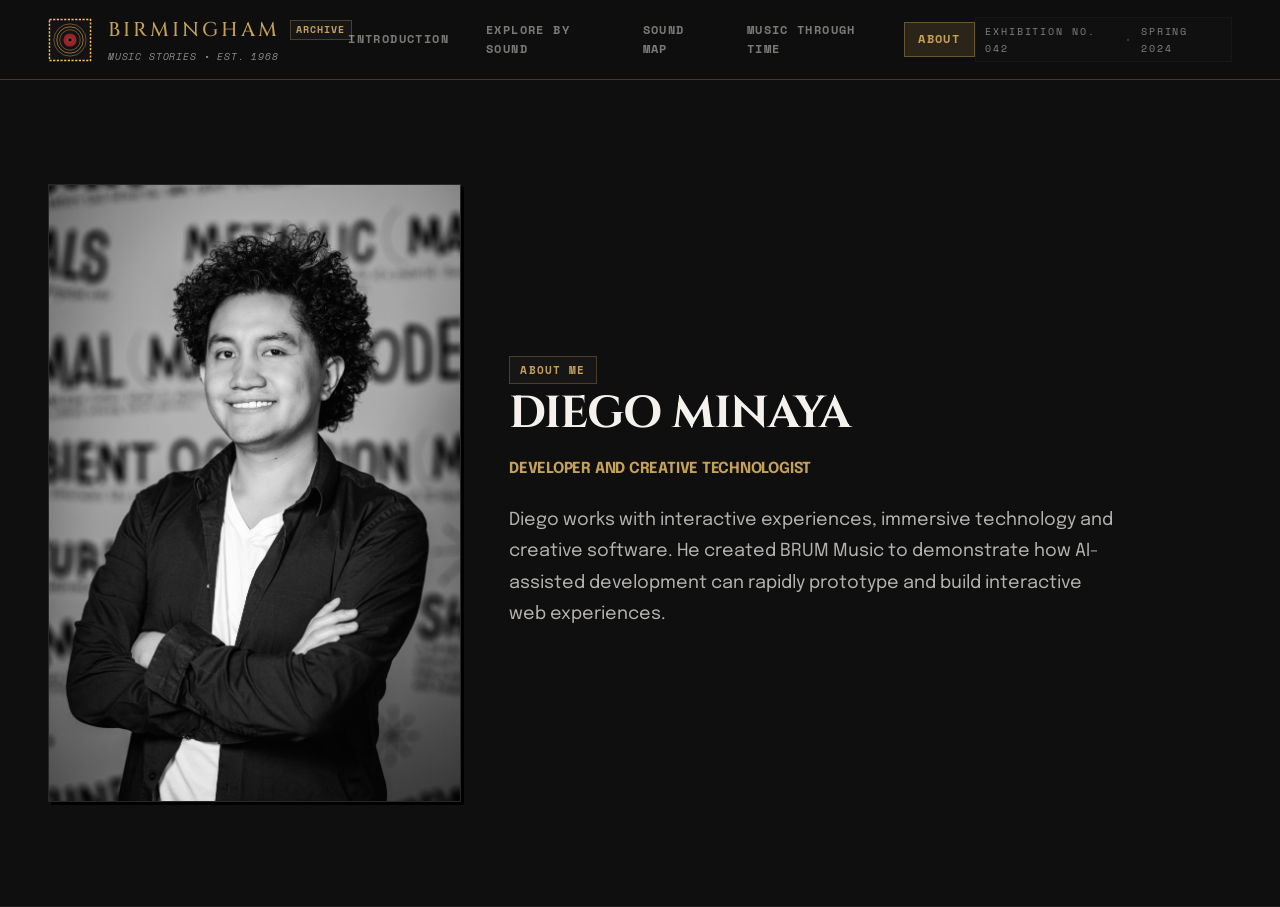
<file: about.html>
<!DOCTYPE html>
<html lang="en">
<head>
  <meta charset="UTF-8" />
  <meta name="viewport" content="width=device-width, initial-scale=1.0" />
  
  <title>About Diego Minaya — Birmingham Music Stories</title>
  <meta name="description" content="Meet Diego Minaya, developer and creative technologist, and the creator of BRUM Music." />
  
  <!-- Open Graph Meta Tags -->
  <meta property="og:title" content="About Diego Minaya — Birmingham Music Stories" />
  <meta property="og:description" content="Developer and creative technologist Diego Minaya created BRUM Music to demonstrate AI-assisted development of interactive web experiences." />
  <meta property="og:type" content="website" />
  
  <!-- Google Fonts: Cinzel (Sophisticated Serif Display), Epilogue (Editorial Body), Space Mono (Archival Code) -->
  <link rel="preconnect" href="https://fonts.googleapis.com" />
  <link rel="preconnect" href="https://fonts.gstatic.com" crossorigin />
  <link href="https://fonts.googleapis.com/css2?family=Cinzel:wght@400;500;600;700;800&family=Epilogue:ital,wght@0,300;0,400;0,500;0,600;0,700;1,400&family=Space+Mono:ital,wght@0,400;0,700;1,400&family=Syne:wght@500;600;700;800&display=swap" rel="stylesheet" />

  <!-- Exhibition Stylesheet -->
  <link rel="stylesheet" href="styles.css" />
</head>
<body>

  <!-- ==========================================================================
       SITE HEADER
       ========================================================================== -->
  <header class="site-header" role="banner">
    <div class="site-container header-inner">
      
      <!-- Brand Logo / Emblem -->
      <a href="index.html" class="site-brand" aria-label="Birmingham Music Stories Home">
        <!-- SVG Emblem matching Birmingham Music Stories Heritage Archive Vinyl Device -->
        <svg class="brand-emblem-svg" viewBox="0 0 60 60" fill="none" xmlns="http://www.w3.org/2000/svg" aria-hidden="true">
          <!-- Outer Toothed / Perforated Border -->
          <rect x="2" y="2" width="56" height="56" fill="#131315" stroke="#f6bc62" stroke-width="2" stroke-dasharray="3,2" />
          <!-- Concentric Vinyl Grooves -->
          <circle cx="30" cy="30" r="22" stroke="#b88636" stroke-width="0.75" />
          <circle cx="30" cy="30" r="18" stroke="#f6bc62" stroke-width="0.75" />
          <circle cx="30" cy="30" r="14" stroke="#b88636" stroke-width="0.75" />
          <!-- Center Red Record Label -->
          <circle cx="30" cy="30" r="9" fill="#9b2226" />
          <!-- Spindle Hole -->
          <circle cx="30" cy="30" r="3" fill="#0a0a0c" stroke="#f6bc62" stroke-width="0.5" />
        </svg>

        <div class="brand-text">
          <div class="brand-title">
            <span>BIRMINGHAM</span>
            <span class="specimen-tag tag-brass" style="font-size: 0.6rem; padding: 0.1rem 0.35rem;">ARCHIVE</span>
          </div>
          <span class="brand-tagline-micro">MUSIC STORIES • EST. 1968</span>
        </div>
      </a>

      <!-- Desktop Navigation -->
      <nav class="site-nav" role="navigation" aria-label="Exhibition navigation">
        <a href="index.html#editorial-intro" class="nav-link">Introduction</a>
        <a href="index.html#featured-stories" class="nav-link">Explore by Sound</a>
        <a href="index.html#sound-map" class="nav-link">Sound Map</a>
        <a href="index.html#timeline-section" class="nav-link">Music Through Time</a>
        <a href="about.html" class="nav-link active" aria-current="page">About</a>
      </nav>

      <!-- Header Action Items -->
      <div class="header-actions">
        <div class="exhibition-edition-tag" aria-hidden="true">
          <span>EXHIBITION NO. 042</span>
          <span style="opacity: 0.4;">•</span>
          <span>SPRING 2024</span>
        </div>
        <button class="mobile-menu-toggle" id="mobile-menu-btn" aria-label="Toggle navigation menu" aria-expanded="false">
          <svg width="20" height="20" viewBox="0 0 24 24" fill="none" stroke="currentColor" stroke-width="2" stroke-linecap="round" stroke-linejoin="round" aria-hidden="true">
            <line x1="3" y1="12" x2="21" y2="12"></line>
            <line x1="3" y1="6" x2="21" y2="6"></line>
            <line x1="3" y1="18" x2="21" y2="18"></line>
          </svg>
        </button>
      </div>

    </div>
  </header>

  <!-- Mobile Navigation Drawer -->
  <div class="mobile-nav-drawer" id="mobile-nav-drawer" role="dialog" aria-label="Mobile Navigation">
    <a href="index.html#editorial-intro" class="nav-link">Introduction</a>
    <a href="index.html#featured-stories" class="nav-link">Explore by Sound &amp; Stories</a>
    <a href="index.html#sound-map" class="nav-link">Birmingham Sound Map</a>
    <a href="index.html#timeline-section" class="nav-link">Music Through Time</a>
    <a href="about.html" class="nav-link active" aria-current="page">About</a>
  </div>

  <main class="about-page" role="main">
    <section class="section-wrapper" aria-labelledby="about-name">
      <div class="site-container">
        <div class="intro-grid about-grid">
          <div class="about-portrait-frame">
            <!-- User-supplied photograph; original retained in public/assets/Photo/. -->
            <img class="about-portrait" src="assets/images/about/diego-minaya-portrait.jpg"
              alt="Portrait of Diego Minaya" width="3335" height="5000" decoding="async" />
          </div>
          <div>
            <span class="specimen-tag tag-brass">About Me</span>
            <h1 class="section-headline" id="about-name">Diego Minaya</h1>
            <p class="about-role font-editorial-heading text-brass">Developer and Creative Technologist</p>
            <p class="intro-body-copy about-biography">Diego works with interactive experiences, immersive technology and creative software. He created BRUM Music to demonstrate how AI-assisted development can rapidly prototype and build interactive web experiences.</p>
          </div>
        </div>
      </div>
    </section>
  </main>

  <script src="navigation.js" defer></script>
</body>
</html>
</file>
<file: styles.css>
/* ==========================================================================
   BIRMINGHAM MUSIC STORIES — DIGITAL HERITAGE EXHIBITION
   Design Theme: Sophisticated Dark (#0F0F0F / #F5F2ED / #C5A059 / #8B0000)
   ========================================================================== */

/* --- Custom Properties & Palette --- */
:root {
  --bg-darkest: #0A0A0A;
  --bg-canvas: #0F0F0F;
  --bg-surface: #161616;
  --bg-surface-elevated: #1F1F1F;
  --bg-surface-highlight: #262626;
  
  --text-main: #F5F2ED;
  --text-muted: rgba(245, 242, 237, 0.72);
  --text-dim: rgba(245, 242, 237, 0.42);
  
  --accent-brass: #C5A059;
  --accent-brass-dark: #A8823B;
  --accent-brass-burnished: #8C6B2D;
  --accent-crimson: #8B0000;
  --accent-crimson-bright: #B22222;
  
  --border-subtle: rgba(255, 255, 255, 0.08);
  --border-brass: rgba(197, 160, 89, 0.3);
  --border-strong: rgba(197, 160, 89, 0.5);

  --shadow-hard: 3px 3px 0px 0px #000000;
  --shadow-hard-lg: 5px 5px 0px 0px #000000;
  --shadow-brass: 3px 3px 0px 0px #C5A059;

  --font-display: 'Cinzel', 'Syne', Georgia, serif;
  --font-serif-hero: 'Cinzel', Georgia, serif;
  --font-body: 'Epilogue', sans-serif;
  --font-mono: 'Space Mono', monospace;

  --transition-fast: 0.18s ease;
  --transition-normal: 0.28s ease;
}

/* --- Base & Reset --- */
*, *::before, *::after {
  box-sizing: border-box;
  margin: 0;
  padding: 0;
}

html {
  scroll-behavior: smooth;
  font-size: 16px;
  background-color: var(--bg-canvas);
  color: var(--text-main);
  text-rendering: optimizeLegibility;
  -webkit-font-smoothing: antialiased;
}

body {
  font-family: var(--font-body);
  line-height: 1.6;
  background-color: var(--bg-canvas);
  color: var(--text-main);
  overflow-x: hidden;
  position: relative;
  min-height: 100vh;
}

::selection {
  background-color: var(--accent-brass);
  color: var(--bg-darkest);
}

a {
  color: inherit;
  text-decoration: none;
  transition: color var(--transition-fast);
}

button {
  cursor: pointer;
  font-family: inherit;
  border: none;
  background: none;
  color: inherit;
}

img, svg {
  display: block;
  max-width: 100%;
}

/* --- Grid & Layout Containers --- */
.site-container {
  width: 100%;
  max-width: 1280px;
  margin-left: auto;
  margin-right: auto;
  padding-left: 1.5rem;
  padding-right: 1.5rem;
}

@media (min-width: 1024px) {
  .site-container {
    padding-left: 3rem;
    padding-right: 3rem;
  }
}

.section-wrapper {
  padding-top: 5rem;
  padding-bottom: 5rem;
  position: relative;
  border-bottom: 1px solid var(--border-subtle);
}

@media (min-width: 768px) {
  .section-wrapper {
    padding-top: 6.5rem;
    padding-bottom: 6.5rem;
  }
}

/* --- Typography Utilities --- */
.font-display {
  font-family: var(--font-display);
  font-weight: 800;
  letter-spacing: -0.025em;
  text-transform: uppercase;
}

.font-mono-tag {
  font-family: var(--font-mono);
  font-size: 0.72rem;
  font-weight: 700;
  letter-spacing: 0.12em;
  text-transform: uppercase;
}

.font-editorial-heading {
  font-family: var(--font-body);
  font-weight: 700;
  letter-spacing: -0.015em;
  text-transform: uppercase;
}

.text-brass {
  color: var(--accent-brass);
}

.text-crimson {
  color: var(--accent-crimson);
}

.text-muted {
  color: var(--text-muted);
}

.text-dim {
  color: var(--text-dim);
}

/* --- Archival Badges, Chips & Stamps --- */
.specimen-tag {
  display: inline-flex;
  align-items: center;
  gap: 0.5rem;
  background-color: var(--bg-surface);
  border: 1px solid var(--border-subtle);
  padding: 0.25rem 0.65rem;
  font-family: var(--font-mono);
  font-size: 0.7rem;
  font-weight: 700;
  letter-spacing: 0.1em;
  text-transform: uppercase;
  color: var(--text-muted);
}

.specimen-tag.tag-brass {
  border-color: var(--border-brass);
  color: var(--accent-brass);
}

.specimen-tag.tag-crimson {
  background-color: rgba(155, 34, 38, 0.2);
  border-color: var(--accent-crimson);
  color: var(--text-main);
}

.pulse-dot {
  width: 6px;
  height: 6px;
  border-radius: 50%;
  background-color: var(--accent-brass);
  display: inline-block;
  box-shadow: 0 0 8px var(--accent-brass);
  animation: pulse-glow 2s infinite ease-in-out;
}

.pulse-dot.crimson {
  background-color: var(--accent-crimson-bright);
  box-shadow: 0 0 8px var(--accent-crimson-bright);
}

@keyframes pulse-glow {
  0%, 100% { opacity: 0.4; transform: scale(0.9); }
  50% { opacity: 1; transform: scale(1.2); }
}

/* --- Buttons --- */
.btn-primary {
  display: inline-flex;
  align-items: center;
  justify-content: center;
  gap: 0.6rem;
  background-color: rgba(197, 160, 89, 0.15);
  color: var(--accent-brass);
  font-family: var(--font-mono);
  font-size: 0.75rem;
  font-weight: 700;
  letter-spacing: 0.14em;
  text-transform: uppercase;
  padding: 0.85rem 1.6rem;
  border: 1px solid rgba(197, 160, 89, 0.45);
  box-shadow: 2px 2px 0px 0px #000000;
  transition: all var(--transition-fast);
}

.btn-primary:hover {
  background-color: rgba(197, 160, 89, 0.28);
  border-color: var(--accent-brass);
  color: #F5F2ED;
  transform: translate(-1px, -1px);
  box-shadow: 3px 3px 0px 0px #000000;
}

.btn-primary:active {
  transform: translate(0, 0);
  box-shadow: 1px 1px 0px 0px #000000;
}

.btn-secondary {
  display: inline-flex;
  align-items: center;
  justify-content: center;
  gap: 0.6rem;
  background-color: transparent;
  color: var(--text-muted);
  font-family: var(--font-mono);
  font-size: 0.75rem;
  font-weight: 700;
  letter-spacing: 0.14em;
  text-transform: uppercase;
  padding: 0.85rem 1.4rem;
  border: 1px solid rgba(255, 255, 255, 0.1);
  box-shadow: 2px 2px 0px 0px #000000;
  transition: all var(--transition-fast);
}

.btn-secondary:hover {
  background-color: rgba(197, 160, 89, 0.08);
  border-color: rgba(197, 160, 89, 0.35);
  color: var(--accent-brass);
  transform: translate(-1px, -1px);
  box-shadow: 3px 3px 0px 0px #000000;
}

.btn-secondary:active {
  transform: translate(0, 0);
  box-shadow: 1px 1px 0px 0px #000000;
}

/* ==========================================================================
   NAVIGATION HEADER
   ========================================================================== */
.site-header {
  position: fixed;
  top: 0;
  left: 0;
  right: 0;
  z-index: 100;
  background-color: rgba(15, 15, 15, 0.95);
  backdrop-filter: blur(10px);
  border-bottom: 1px solid rgba(197, 160, 89, 0.3);
  height: 5rem;
  display: flex;
  align-items: center;
  transition: background-color var(--transition-fast);
}

.header-inner {
  display: flex;
  align-items: center;
  justify-content: space-between;
  width: 100%;
}

.site-brand {
  display: flex;
  align-items: center;
  gap: 1rem;
}

.brand-emblem-svg {
  width: 2.75rem;
  height: 2.75rem;
  flex-shrink: 0;
}

.brand-text {
  display: flex;
  flex-direction: column;
  gap: 0.15rem;
}

.brand-title {
  font-family: var(--font-display);
  font-size: 1.25rem;
  font-weight: 500;
  letter-spacing: 0.15em;
  color: var(--accent-brass);
  display: flex;
  align-items: center;
  gap: 0.6rem;
  text-transform: uppercase;
}

.brand-tagline-micro {
  font-family: var(--font-mono);
  font-size: 0.65rem;
  font-style: italic;
  letter-spacing: 0.08em;
  color: var(--text-muted);
  opacity: 0.75;
}

.site-nav {
  display: none;
  align-items: center;
  gap: 0.5rem;
}

@media (min-width: 960px) {
  .site-nav {
    display: flex;
  }
}

.nav-link {
  font-family: var(--font-mono);
  font-size: 0.72rem;
  font-weight: 600;
  letter-spacing: 0.12em;
  text-transform: uppercase;
  color: var(--text-muted);
  opacity: 0.65;
  padding: 0.45rem 0.85rem;
  border: 1px solid transparent;
  transition: all var(--transition-fast);
}

.nav-link:hover {
  color: var(--text-main);
  opacity: 1;
  background-color: rgba(197, 160, 89, 0.08);
  border-color: rgba(197, 160, 89, 0.25);
}

.nav-link.active {
  background-color: rgba(197, 160, 89, 0.15);
  color: var(--accent-brass);
  border-color: rgba(197, 160, 89, 0.4);
  opacity: 1;
}

.header-actions {
  display: flex;
  align-items: center;
  gap: 0.85rem;
}

.exhibition-edition-tag {
  display: none;
  align-items: center;
  gap: 0.5rem;
  font-family: var(--font-mono);
  font-size: 0.65rem;
  letter-spacing: 0.18em;
  text-transform: uppercase;
  color: var(--text-main);
  opacity: 0.5;
  padding: 0.3rem 0.6rem;
  border: 1px solid rgba(255, 255, 255, 0.06);
  background-color: rgba(255, 255, 255, 0.02);
}

@media (min-width: 820px) {
  .exhibition-edition-tag {
    display: flex;
  }
}

.audio-indicator {
  display: none;
  align-items: center;
  gap: 0.5rem;
  background-color: rgba(197, 160, 89, 0.08);
  border: 1px solid rgba(197, 160, 89, 0.25);
  padding: 0.35rem 0.75rem;
  font-family: var(--font-mono);
  font-size: 0.68rem;
  letter-spacing: 0.12em;
  color: var(--accent-brass);
  text-transform: uppercase;
}

@media (min-width: 640px) {
  .audio-indicator {
    display: flex;
  }
}

.mobile-menu-toggle {
  display: flex;
  align-items: center;
  justify-content: center;
  width: 2.5rem;
  height: 2.5rem;
  background-color: var(--bg-surface);
  border: 1px solid var(--border-subtle);
  color: var(--text-main);
}

@media (min-width: 960px) {
  .mobile-menu-toggle {
    display: none;
  }
}

/* Mobile Nav Drawer */
.mobile-nav-drawer {
  display: none;
  position: fixed;
  top: 4.75rem;
  left: 0;
  right: 0;
  background-color: var(--bg-surface);
  border-bottom: 2px solid var(--border-brass);
  padding: 1.5rem;
  flex-direction: column;
  gap: 0.75rem;
  z-index: 99;
}

.mobile-nav-drawer.open {
  display: flex;
}

.mobile-nav-drawer .nav-link {
  display: block;
  width: 100%;
  padding: 0.75rem 1rem;
  background-color: var(--bg-canvas);
  border: 1px solid var(--border-subtle);
}

/* ==========================================================================
   HERO SECTION
   ========================================================================== */
.hero-section {
  background-color: var(--bg-darkest);
  padding-top: 7rem;
  padding-bottom: 4.5rem;
  position: relative;
  overflow: hidden;
  border-bottom: 1px solid var(--border-subtle);
}

.hero-bg-texture {
  position: absolute;
  inset: 0;
  opacity: 0.08;
  pointer-events: none;
  background-image: radial-gradient(var(--accent-brass) 1px, transparent 1px);
  background-size: 24px 24px;
}

.hero-foundry-glow {
  position: absolute;
  top: -100px;
  right: -50px;
  width: 450px;
  height: 450px;
  background: radial-gradient(circle, rgba(246, 188, 98, 0.12) 0%, rgba(155, 34, 38, 0.08) 40%, transparent 70%);
  filter: blur(40px);
  pointer-events: none;
}

.hero-meta-bar {
  display: flex;
  flex-wrap: wrap;
  align-items: center;
  justify-content: space-between;
  gap: 1rem;
  margin-bottom: 2.25rem;
  padding-bottom: 1rem;
  border-bottom: 1px dashed var(--border-subtle);
}

.hero-title-grid {
  display: grid;
  grid-template-columns: 1fr;
  gap: 2rem;
  align-items: end;
  margin-bottom: 3.5rem;
}

@media (min-width: 1024px) {
  .hero-title-grid {
    grid-template-columns: 1.4fr 1fr;
  }
}

.hero-main-title {
  font-family: var(--font-display);
  font-size: 2.65rem;
  line-height: 1.05;
  letter-spacing: 0.08em;
  color: var(--accent-brass);
  text-transform: uppercase;
  font-weight: 400;
}

@media (min-width: 640px) {
  .hero-main-title {
    font-size: 3.8rem;
    letter-spacing: 0.1em;
  }
}

@media (min-width: 1024px) {
  .hero-main-title {
    font-size: 4.8rem;
    letter-spacing: 0.12em;
  }
}

.hero-main-title .highlight-line {
  color: var(--text-main);
  display: block;
  font-weight: 700;
  letter-spacing: 0.04em;
}

.hero-lead-text {
  font-size: 1.12rem;
  line-height: 1.7;
  font-style: italic;
  color: rgba(245, 242, 237, 0.75);
  margin-bottom: 1.5rem;
}

.hero-ctas {
  display: flex;
  flex-wrap: wrap;
  gap: 1rem;
}

/* --- Hero Silk-screen Mosaic Visuals --- */
.hero-mosaic {
  display: grid;
  grid-template-columns: 1fr;
  gap: 1.25rem;
  margin-top: 1rem;
}

@media (min-width: 768px) {
  .hero-mosaic {
    grid-template-columns: 1.3fr 1fr;
  }
}

.mosaic-plate {
  position: relative;
  background-color: var(--bg-surface);
  border: 1px solid var(--border-subtle);
  overflow: hidden;
  box-shadow: var(--shadow-hard);
  min-height: 280px;
}

.mosaic-plate-main {
  min-height: 340px;
}

.mosaic-sub-stack {
  display: grid;
  grid-template-rows: 1fr 1fr;
  gap: 1.25rem;
}

/* Exhibition photographs keep the original image container geometry. */
.exhibition-art-canvas {
  position: absolute;
  inset: 0;
  width: 100%;
  height: 100%;
}

.mosaic-overlay-info {
  position: absolute;
  bottom: 0;
  left: 0;
  right: 0;
  padding: 1.25rem;
  background: linear-gradient(to top, rgba(10, 10, 12, 0.95) 0%, rgba(10, 10, 12, 0.6) 60%, transparent 100%);
  display: flex;
  justify-content: space-between;
  align-items: flex-end;
  z-index: 2;
}

.mosaic-title {
  font-family: var(--font-body);
  font-size: 1.2rem;
  font-weight: 700;
  text-transform: uppercase;
  color: var(--text-main);
  letter-spacing: -0.01em;
}

/* --- Genre Marquee Ticker --- */
.genre-marquee-bar {
  margin-top: 2.5rem;
  background-color: var(--bg-surface);
  border: 1px solid var(--border-subtle);
  padding: 0.85rem 1.25rem;
  display: flex;
  align-items: center;
  justify-content: space-between;
  overflow-x: auto;
  gap: 1.5rem;
  white-space: nowrap;
}

.genre-marquee-label {
  display: flex;
  align-items: center;
  gap: 0.6rem;
  font-family: var(--font-mono);
  font-size: 0.72rem;
  font-weight: 700;
  letter-spacing: 0.12em;
  color: var(--accent-brass);
  text-transform: uppercase;
  flex-shrink: 0;
}

.genre-marquee-list {
  display: flex;
  align-items: center;
  gap: 1.75rem;
  font-family: var(--font-mono);
  font-size: 0.75rem;
  color: var(--text-muted);
  text-transform: uppercase;
  letter-spacing: 0.08em;
}

.marquee-genre-pill {
  cursor: pointer;
  transition: color var(--transition-fast);
}

.marquee-genre-pill:hover {
  color: var(--accent-brass);
  text-decoration: underline;
}

/* ==========================================================================
   EDITORIAL CURATORIAL INTRODUCTION
   ========================================================================== */
.intro-grid {
  display: grid;
  grid-template-columns: 1fr;
  gap: 3rem;
  align-items: start;
}

@media (min-width: 1024px) {
  .intro-grid {
    grid-template-columns: 4fr 7fr;
  }
}

.intro-dossier-card {
  background-color: var(--bg-surface);
  border: 1px solid var(--border-subtle);
  padding: 1.5rem;
  box-shadow: var(--shadow-hard);
  margin-top: 1.5rem;
}

.intro-monumental-quote {
  font-family: var(--font-display);
  font-size: 1.6rem;
  line-height: 1.35;
  color: var(--text-main);
  text-transform: uppercase;
  letter-spacing: -0.015em;
  margin-bottom: 2rem;
  position: relative;
  padding-left: 1.25rem;
  border-left: 3px solid var(--accent-brass);
}

@media (min-width: 768px) {
  .intro-monumental-quote {
    font-size: 2.1rem;
  }
}

.intro-body-copy {
  font-size: 1.12rem;
  color: var(--text-muted);
  line-height: 1.75;
  margin-bottom: 2.5rem;
}

/* Stats Ledger Cards */
.stats-ledger-grid {
  display: grid;
  grid-template-columns: repeat(2, 1fr);
  gap: 1rem;
}

@media (min-width: 640px) {
  .stats-ledger-grid {
    grid-template-columns: repeat(4, 1fr);
  }
}

.ledger-item {
  background-color: var(--bg-surface);
  border: 1px solid var(--border-subtle);
  padding: 1.25rem 1rem;
  box-shadow: var(--shadow-hard);
  display: flex;
  flex-direction: column;
  justify-content: space-between;
}

.ledger-num {
  font-family: var(--font-display);
  font-size: 2.8rem;
  line-height: 1;
  color: var(--accent-brass);
  margin-bottom: 0.5rem;
}

.ledger-label {
  font-family: var(--font-mono);
  font-size: 0.72rem;
  font-weight: 700;
  text-transform: uppercase;
  letter-spacing: 0.08em;
  color: var(--text-main);
  margin-bottom: 0.25rem;
}

.ledger-sub {
  font-size: 0.8rem;
  color: var(--text-dim);
}

/* ==========================================================================
   FEATURE 1: EXPLORE BY SOUND & GENRE CONTROLS
   ========================================================================== */
.section-header-row {
  display: flex;
  flex-direction: column;
  gap: 1.5rem;
  margin-bottom: 2.5rem;
}

@media (min-width: 768px) {
  .section-header-row {
    flex-direction: row;
    align-items: flex-end;
    justify-content: space-between;
  }
}

.section-headline {
  font-family: var(--font-display);
  font-size: 2.2rem;
  line-height: 1.05;
  text-transform: uppercase;
  letter-spacing: -0.02em;
  color: var(--text-main);
  margin-top: 0.35rem;
}

@media (min-width: 768px) {
  .section-headline {
    font-size: 2.8rem;
  }
}

.section-desc {
  font-size: 1.05rem;
  color: var(--text-muted);
  max-width: 38rem;
  margin-top: 0.5rem;
}

/* 5 Visually Distinctive Genre Controls */
.genre-filter-nav {
  display: flex;
  flex-wrap: wrap;
  gap: 0.5rem;
  align-items: center;
}

.genre-filter-btn {
  display: inline-flex;
  align-items: center;
  gap: 0.5rem;
  background-color: transparent;
  border: 1px solid rgba(255, 255, 255, 0.1);
  color: var(--text-main);
  opacity: 0.65;
  padding: 0.55rem 1.15rem;
  font-family: var(--font-mono);
  font-size: 0.72rem;
  font-weight: 600;
  letter-spacing: 0.12em;
  text-transform: uppercase;
  transition: all var(--transition-fast);
}

.genre-filter-btn:hover {
  opacity: 1;
  background-color: rgba(197, 160, 89, 0.08);
  border-color: rgba(197, 160, 89, 0.35);
  color: var(--text-main);
  transform: translateY(-1px);
}

.genre-filter-btn.active {
  opacity: 1;
  background-color: rgba(197, 160, 89, 0.15);
  color: var(--accent-brass);
  border-color: rgba(197, 160, 89, 0.5);
  box-shadow: 2px 2px 0px 0px #000000;
  font-weight: 700;
}

.genre-indicator-dot {
  width: 6px;
  height: 6px;
  border-radius: 50%;
  background-color: currentColor;
  display: inline-block;
}

/* Featured Music Stories Grid */
.stories-grid {
  display: grid;
  grid-template-columns: 1fr;
  gap: 1.5rem;
}

@media (min-width: 640px) {
  .stories-grid {
    grid-template-columns: repeat(2, 1fr);
  }
}

@media (min-width: 1024px) {
  .stories-grid {
    grid-template-columns: repeat(3, 1fr);
  }
}

/* Story Card (Poster / Vinyl Sleeve Style) */
.story-card {
  background-color: var(--bg-surface);
  border: 1px solid rgba(255, 255, 255, 0.06);
  box-shadow: 0 4px 20px rgba(0, 0, 0, 0.5);
  display: flex;
  flex-direction: column;
  justify-content: space-between;
  overflow: hidden;
  transition: transform var(--transition-normal), border-color var(--transition-fast), box-shadow var(--transition-normal);
  position: relative;
  cursor: pointer;
}

.story-card:hover {
  transform: translateY(-3px);
  border-color: rgba(197, 160, 89, 0.4);
  box-shadow: 0 8px 30px rgba(0, 0, 0, 0.7);
}

.story-card.filtered-out {
  display: none !important;
}

.story-card-top {
  padding: 1.25rem 1.25rem 0.75rem;
  display: flex;
  justify-content: space-between;
  align-items: center;
}

/* Artwork Box for each story */
.story-artwork-box {
  position: relative;
  height: 220px;
  margin: 0 1.25rem;
  background: linear-gradient(135deg, #1F1F1F 0%, #0A0A0A 100%);
  border: 1px solid rgba(255, 255, 255, 0.05);
  overflow: hidden;
}

.story-artwork-box::before {
  content: "";
  position: absolute;
  inset: 0;
  background-image: radial-gradient(#C5A059 1px, transparent 0);
  background-size: 24px 24px;
  opacity: 0.15;
  pointer-events: none;
  z-index: 1;
}

.story-artwork-box svg,
.story-artwork-box .archive-photo {
  width: 100%;
  height: 100%;
  transition: transform 0.5s ease;
}

.story-card:hover .story-artwork-box svg,
.story-artwork-box .archive-photo {
  transform: scale(1.04);
}

.story-card-body {
  padding: 1.25rem;
  flex-grow: 1;
  display: flex;
  flex-direction: column;
  justify-content: space-between;
}

.story-artist-name {
  font-family: var(--font-display);
  font-size: 1.55rem;
  line-height: 1.1;
  text-transform: uppercase;
  color: var(--text-main);
  margin-top: 0.25rem;
  margin-bottom: 0.65rem;
}

.story-excerpt {
  font-size: 0.95rem;
  line-height: 1.6;
  color: var(--text-muted);
  margin-bottom: 1.25rem;
}

.story-meta-pills {
  display: flex;
  flex-wrap: wrap;
  gap: 0.5rem;
  margin-bottom: 1rem;
}

.story-card-action {
  padding: 0.75rem 1.25rem;
  background-color: var(--bg-canvas);
  border-top: 1px solid var(--border-subtle);
  display: flex;
  align-items: center;
  justify-content: space-between;
  font-family: var(--font-mono);
  font-size: 0.72rem;
  font-weight: 700;
  text-transform: uppercase;
  letter-spacing: 0.08em;
  color: var(--accent-brass);
  transition: background-color var(--transition-fast), color var(--transition-fast);
}

.story-card:hover .story-card-action {
  background-color: var(--accent-brass);
  color: var(--bg-darkest);
}

/* ==========================================================================
   FEATURE 2: BIRMINGHAM SOUND MAP (INTERACTIVE VECTOR SVG)
   ========================================================================== */
.map-layout-grid {
  display: grid;
  grid-template-columns: 1fr;
  gap: 2rem;
  align-items: stretch;
}

@media (min-width: 1024px) {
  .map-layout-grid {
    grid-template-columns: 7fr 5fr;
  }
}

.sound-map-stage {
  background-color: #0A0A0A;
  border: 1px solid rgba(197, 160, 89, 0.25);
  box-shadow: 0 8px 30px rgba(0, 0, 0, 0.8);
  padding: 1.5rem;
  position: relative;
  min-height: 480px;
  display: flex;
  flex-direction: column;
  justify-content: space-between;
  overflow: hidden;
}

.map-top-bar {
  display: flex;
  flex-wrap: wrap;
  align-items: center;
  justify-content: space-between;
  gap: 1rem;
  margin-bottom: 1rem;
  z-index: 5;
  background-color: rgba(15, 15, 15, 0.9);
  backdrop-filter: blur(8px);
  padding: 0.6rem 1rem;
  border: 1px solid rgba(197, 160, 89, 0.2);
}

.map-svg-container {
  position: relative;
  width: 100%;
  height: 380px;
  margin: auto 0;
}

.map-vector-svg {
  width: 100%;
  height: 100%;
}

/* Map Interactive Locations / Nodes */
.map-location-group {
  cursor: pointer;
  transition: transform var(--transition-fast);
}

.map-location-group:hover {
  transform: scale(1.08);
}

.map-location-group.active circle.pin-core {
  fill: var(--accent-brass);
  filter: drop-shadow(0 0 8px var(--accent-brass));
}

.map-location-group.active circle.pin-ring {
  stroke: var(--accent-brass);
  stroke-width: 2.5;
  animation: map-ring-pulse 1.8s infinite ease-out;
}

@keyframes map-ring-pulse {
  0% { r: 14; opacity: 1; }
  100% { r: 28; opacity: 0; }
}

.map-pin-label {
  font-family: var(--font-mono);
  font-size: 11px;
  font-weight: 700;
  letter-spacing: 0.08em;
  fill: var(--text-main);
  text-anchor: middle;
  pointer-events: none;
  text-shadow: 0 2px 4px rgba(0, 0, 0, 0.9);
}

.map-node-selector-strip {
  display: grid;
  grid-template-columns: repeat(2, 1fr);
  gap: 0.75rem;
  margin-top: 1rem;
  z-index: 5;
}

@media (min-width: 640px) {
  .map-node-selector-strip {
    grid-template-columns: repeat(4, 1fr);
  }
}

.map-tab-btn {
  background-color: #161616;
  border: 1px solid rgba(255, 255, 255, 0.08);
  padding: 0.75rem 0.85rem;
  text-align: left;
  transition: all var(--transition-fast);
  box-shadow: 2px 2px 0 #000;
}

.map-tab-btn:hover {
  background-color: #1F1F1F;
  border-color: rgba(197, 160, 89, 0.35);
}

.map-tab-btn.active {
  background-color: rgba(197, 160, 89, 0.12);
  border-color: rgba(197, 160, 89, 0.5);
  border-left: 3px solid var(--accent-brass);
}

.map-tab-name {
  font-family: var(--font-body);
  font-size: 0.95rem;
  font-weight: 700;
  text-transform: uppercase;
  color: var(--text-main);
  display: block;
}

.map-tab-sub {
  font-family: var(--font-mono);
  font-size: 0.65rem;
  color: var(--text-dim);
  text-transform: uppercase;
  display: block;
  margin-top: 0.2rem;
}

/* Map Location Dossier / Story Panel */
.map-dossier-panel {
  background-color: #161616;
  border: 1px solid rgba(197, 160, 89, 0.25);
  box-shadow: 0 6px 24px rgba(0, 0, 0, 0.6);
  padding: 1.75rem;
  display: flex;
  flex-direction: column;
  justify-content: space-between;
}

.dossier-header {
  display: flex;
  justify-content: space-between;
  align-items: center;
  margin-bottom: 1.25rem;
  padding-bottom: 0.75rem;
  border-bottom: 1px dashed rgba(197, 160, 89, 0.2);
}

.dossier-artwork-preview {
  height: 180px;
  background: linear-gradient(135deg, #1F1F1F 0%, #0A0A0A 100%);
  border: 1px solid rgba(255, 255, 255, 0.06);
  margin-bottom: 1.25rem;
  overflow: hidden;
  position: relative;
}

.dossier-title {
  font-family: var(--font-display);
  font-size: 1.6rem;
  line-height: 1.15;
  text-transform: uppercase;
  color: var(--text-main);
  margin-bottom: 0.75rem;
  font-weight: 500;
}

.dossier-description {
  font-size: 0.98rem;
  color: var(--text-muted);
  line-height: 1.65;
  margin-bottom: 1.5rem;
}

.dossier-metadata-table {
  background-color: #0A0A0A;
  border: 1px solid rgba(255, 255, 255, 0.06);
  padding: 1rem;
  margin-bottom: 1.5rem;
  display: flex;
  flex-direction: column;
  gap: 0.6rem;
}

.dossier-row {
  display: flex;
  justify-content: space-between;
  align-items: center;
  font-family: var(--font-mono);
  font-size: 0.75rem;
  border-bottom: 1px solid rgba(255, 255, 255, 0.05);
  padding-bottom: 0.4rem;
}

.dossier-row:last-child {
  border-bottom: none;
  padding-bottom: 0;
}

.dossier-row .label {
  color: var(--text-dim);
  text-transform: uppercase;
}

.dossier-row .val {
  color: var(--accent-brass);
  font-weight: 700;
  text-transform: uppercase;
}

/* ==========================================================================
   FEATURE 3: MODAL STORY VIEW
   ========================================================================== */
.story-modal-overlay {
  position: fixed;
  inset: 0;
  z-index: 200;
  background-color: rgba(10, 10, 10, 0.92);
  backdrop-filter: blur(8px);
  display: flex;
  align-items: center;
  justify-content: center;
  padding: 1.5rem;
  opacity: 0;
  pointer-events: none;
  transition: opacity var(--transition-normal);
}

.story-modal-overlay.active {
  opacity: 1;
  pointer-events: auto;
}

.story-modal-dialog {
  background-color: #161616;
  border: 1px solid rgba(197, 160, 89, 0.45);
  box-shadow: 0 25px 60px rgba(0, 0, 0, 0.95);
  max-width: 680px;
  width: 100%;
  max-height: 90vh;
  overflow-y: auto;
  position: relative;
  transform: translateY(20px);
  transition: transform var(--transition-normal);
}

.story-modal-overlay.active .story-modal-dialog {
  transform: translateY(0);
}

.modal-header-bar {
  display: flex;
  align-items: center;
  justify-content: space-between;
  padding: 1.25rem 1.5rem;
  background-color: var(--bg-darkest);
  border-bottom: 1px solid var(--border-subtle);
}

.modal-close-btn {
  display: flex;
  align-items: center;
  justify-content: center;
  width: 2.25rem;
  height: 2.25rem;
  background-color: var(--bg-surface);
  border: 1px solid var(--border-subtle);
  color: var(--text-muted);
  transition: all var(--transition-fast);
}

.modal-close-btn:hover {
  background-color: var(--accent-crimson);
  color: var(--text-main);
  border-color: var(--accent-crimson);
}

.modal-hero-artwork {
  height: 220px;
  background-color: var(--bg-darkest);
  border-bottom: 1px solid var(--border-subtle);
  overflow: hidden;
}

.modal-content-body {
  padding: 1.75rem;
}

.modal-artist-title {
  font-family: var(--font-display);
  font-size: 2.2rem;
  line-height: 1.05;
  text-transform: uppercase;
  color: var(--text-main);
  margin-top: 0.5rem;
  margin-bottom: 1rem;
}

.modal-spec-grid {
  display: grid;
  grid-template-columns: repeat(2, 1fr);
  gap: 0.75rem;
  background-color: var(--bg-canvas);
  border: 1px solid var(--border-subtle);
  padding: 1rem;
  margin-bottom: 1.5rem;
}

.modal-spec-cell {
  display: flex;
  flex-direction: column;
  gap: 0.2rem;
}

.modal-spec-cell .key {
  font-family: var(--font-mono);
  font-size: 0.68rem;
  text-transform: uppercase;
  color: var(--text-dim);
  letter-spacing: 0.08em;
}

.modal-spec-cell .val {
  font-family: var(--font-mono);
  font-size: 0.85rem;
  font-weight: 700;
  text-transform: uppercase;
  color: var(--accent-brass);
}

.modal-narrative-copy {
  font-size: 1.1rem;
  line-height: 1.75;
  color: var(--text-muted);
  margin-bottom: 1.5rem;
  padding: 1.25rem;
  background-color: var(--bg-surface-elevated);
  border-left: 3px solid var(--accent-brass);
}

.modal-footer-actions {
  display: flex;
  flex-wrap: wrap;
  align-items: center;
  justify-content: space-between;
  gap: 1rem;
  padding-top: 1rem;
  border-top: 1px dashed var(--border-subtle);
}

/* ==========================================================================
   MUSIC THROUGH TIME: INTERACTIVE VISUAL TIMELINE
   ========================================================================== */
.timeline-scrubber-controls {
  display: flex;
  align-items: center;
  gap: 0.5rem;
}

.timeline-nav-btn {
  display: flex;
  align-items: center;
  justify-content: center;
  width: 2.5rem;
  height: 2.5rem;
  background-color: var(--bg-surface);
  border: 1px solid var(--border-subtle);
  color: var(--text-main);
  box-shadow: var(--shadow-hard);
  transition: all var(--transition-fast);
}

.timeline-nav-btn:hover {
  background-color: var(--bg-surface-elevated);
  border-color: var(--accent-brass);
  color: var(--accent-brass);
}

.timeline-horizontal-track {
  display: flex;
  gap: 1.5rem;
  overflow-x: auto;
  padding-top: 1rem;
  padding-bottom: 2rem;
  scroll-snap-type: x mandatory;
  scrollbar-width: thin;
  scrollbar-color: var(--border-brass) var(--bg-darkest);
}

.timeline-node-card {
  min-width: 300px;
  max-width: 340px;
  flex-shrink: 0;
  scroll-snap-align: start;
  background-color: #161616;
  border: 1px solid rgba(255, 255, 255, 0.06);
  box-shadow: 0 4px 20px rgba(0, 0, 0, 0.5);
  padding: 1.5rem;
  display: flex;
  flex-direction: column;
  justify-content: space-between;
  transition: transform var(--transition-normal), border-color var(--transition-fast), box-shadow var(--transition-normal);
  position: relative;
  cursor: pointer;
}

.timeline-node-card:hover {
  transform: translateY(-3px);
  border-color: rgba(197, 160, 89, 0.4);
  box-shadow: 0 8px 30px rgba(0, 0, 0, 0.7);
}

.timeline-node-card.selected {
  border-color: var(--accent-brass);
  background-color: #1F1F1F;
  box-shadow: 0 0 0 1px var(--accent-brass), 0 8px 30px rgba(0, 0, 0, 0.8);
}

.timeline-year-callout {
  font-family: var(--font-display);
  font-size: 2.5rem;
  font-weight: 500;
  letter-spacing: 0.06em;
  line-height: 1;
  color: var(--accent-brass);
  margin-bottom: 0.5rem;
}

.timeline-card-artwork {
  height: 120px;
  background-color: var(--bg-darkest);
  border: 1px solid var(--border-subtle);
  margin: 0.75rem 0 1rem;
  overflow: hidden;
}

.timeline-card-title {
  font-family: var(--font-body);
  font-size: 1.15rem;
  font-weight: 700;
  text-transform: uppercase;
  color: var(--text-main);
  margin-bottom: 0.5rem;
}

.timeline-card-desc {
  font-size: 0.92rem;
  color: var(--text-muted);
  line-height: 1.6;
}

.timeline-rail-footer {
  margin-top: 1.25rem;
  padding-top: 0.75rem;
  border-top: 1px dashed var(--border-subtle);
  display: flex;
  justify-content: space-between;
  align-items: center;
  font-family: var(--font-mono);
  font-size: 0.7rem;
  color: var(--text-dim);
  text-transform: uppercase;
}

/* ==========================================================================
   PERSISTENT FLOATING AUDIO TAPE DECK BAR
   ========================================================================== */
.audio-deck-bar {
  position: fixed;
  bottom: 1rem;
  left: 50%;
  transform: translateX(-50%);
  z-index: 90;
  width: calc(100% - 2rem);
  max-width: 1040px;
  background-color: rgba(15, 15, 15, 0.96);
  backdrop-filter: blur(12px);
  border: 1px solid rgba(197, 160, 89, 0.35);
  box-shadow: 0 16px 40px rgba(0, 0, 0, 0.9);
  padding: 0.75rem 1.25rem;
  display: flex;
  align-items: center;
  justify-content: space-between;
  gap: 1.25rem;
  transition: transform var(--transition-normal), opacity var(--transition-normal);
}

.audio-deck-bar.hidden {
  transform: translateX(-50%) translateY(120%);
  opacity: 0;
  pointer-events: none;
}

.deck-left {
  display: flex;
  align-items: center;
  gap: 1rem;
  min-width: 0;
}

.deck-transport-btn {
  width: 2.75rem;
  height: 2.75rem;
  flex-shrink: 0;
  background-color: var(--accent-brass);
  color: var(--bg-darkest);
  display: flex;
  align-items: center;
  justify-content: center;
  box-shadow: 2px 2px 0 #000;
  transition: background-color var(--transition-fast), transform var(--transition-fast);
}

.deck-transport-btn:hover {
  background-color: #ffd285;
  transform: scale(1.05);
}

.deck-track-info {
  display: flex;
  flex-direction: column;
  min-width: 0;
}

.deck-track-label {
  font-family: var(--font-mono);
  font-size: 0.7rem;
  font-weight: 700;
  color: var(--accent-brass);
  text-transform: uppercase;
  letter-spacing: 0.08em;
}

.deck-track-title {
  font-family: var(--font-mono);
  font-size: 0.85rem;
  font-weight: 700;
  color: var(--text-main);
  white-space: nowrap;
  overflow: hidden;
  text-overflow: ellipsis;
  max-width: 320px;
}

@media (min-width: 768px) {
  .deck-track-title {
    max-width: 440px;
  }
}

.deck-frequency-bars {
  display: none;
  align-items: flex-end;
  gap: 3px;
  height: 24px;
  padding: 0 0.5rem;
  background-color: var(--bg-darkest);
  border: 1px solid var(--border-subtle);
}

@media (min-width: 768px) {
  .deck-frequency-bars {
    display: flex;
  }
}

.freq-bar {
  width: 3px;
  background-color: var(--accent-brass);
  height: 6px;
  transition: height 0.15s ease;
}

.freq-bar.playing {
  animation: bounce-freq 0.8s infinite ease-in-out alternate;
}

.freq-bar:nth-child(2) { animation-delay: 0.1s; }
.freq-bar:nth-child(3) { animation-delay: 0.25s; }
.freq-bar:nth-child(4) { animation-delay: 0.4s; }
.freq-bar:nth-child(5) { animation-delay: 0.15s; }
.freq-bar:nth-child(6) { animation-delay: 0.3s; }
.freq-bar:nth-child(7) { animation-delay: 0.5s; }
.freq-bar:nth-child(8) { animation-delay: 0.2s; }

@keyframes bounce-freq {
  0% { height: 4px; }
  50% { height: 22px; }
  100% { height: 8px; }
}

.deck-right {
  display: flex;
  align-items: center;
  gap: 1rem;
  flex-shrink: 0;
}

.deck-cat-no {
  display: none;
  font-family: var(--font-mono);
  font-size: 0.68rem;
  color: var(--text-dim);
  text-transform: uppercase;
  text-align: right;
}

@media (min-width: 900px) {
  .deck-cat-no {
    display: block;
  }
}

.deck-close-btn {
  color: var(--text-muted);
  display: flex;
  align-items: center;
  justify-content: center;
  padding: 0.35rem;
  transition: color var(--transition-fast);
}

.deck-close-btn:hover {
  color: var(--text-main);
}

/* ==========================================================================
   CONCLUDING MANIFESTO & FOOTER
   ========================================================================== */
.manifesto-section {
  background-color: var(--bg-darkest);
  text-align: center;
  position: relative;
  overflow: hidden;
  padding-top: 6rem;
  padding-bottom: 6rem;
}

.manifesto-content {
  max-width: 840px;
  margin: 0 auto;
  position: relative;
  z-index: 2;
}

.manifesto-title {
  font-family: var(--font-display);
  font-size: 2.4rem;
  line-height: 1.05;
  text-transform: uppercase;
  color: var(--text-main);
  margin-top: 1rem;
  margin-bottom: 1.5rem;
}

@media (min-width: 768px) {
  .manifesto-title {
    font-size: 3.6rem;
  }
}

.manifesto-desc {
  font-size: 1.15rem;
  line-height: 1.75;
  color: var(--text-muted);
  margin-bottom: 2.5rem;
}

.manifesto-actions {
  display: flex;
  flex-wrap: wrap;
  justify-content: center;
  gap: 1rem;
}

/* Site Footer */
.site-footer {
  background-color: #0A0A0A;
  border-top: 1px solid rgba(255, 255, 255, 0.06);
  padding-top: 4rem;
  padding-bottom: 3.5rem;
}

.footer-grid {
  display: grid;
  grid-template-columns: 1fr;
  gap: 2.5rem;
  margin-bottom: 3rem;
}

@media (min-width: 768px) {
  .footer-grid {
    grid-template-columns: 2fr 1fr 1.5fr;
  }
}

.footer-col-title {
  font-family: var(--font-mono);
  font-size: 0.72rem;
  font-weight: 700;
  text-transform: uppercase;
  letter-spacing: 0.18em;
  color: var(--accent-brass);
  margin-bottom: 1.25rem;
}

.footer-partners-list {
  list-style: none;
  display: flex;
  flex-direction: column;
  gap: 1rem;
  border-left: 1px solid rgba(197, 160, 89, 0.2);
  padding-left: 1rem;
}

.footer-partner-name {
  font-family: var(--font-mono);
  font-size: 0.78rem;
  font-weight: 700;
  text-transform: uppercase;
  color: var(--text-main);
  letter-spacing: 0.06em;
}

.footer-partner-desc {
  font-size: 0.82rem;
  color: var(--text-dim);
}

.footer-bottom-bar {
  padding-top: 2rem;
  border-top: 1px solid rgba(255, 255, 255, 0.06);
  display: flex;
  flex-direction: column;
  gap: 1rem;
  font-family: var(--font-mono);
  font-size: 0.68rem;
  letter-spacing: 0.15em;
  text-transform: uppercase;
  color: var(--text-dim);
  opacity: 0.6;
}

@media (min-width: 768px) {
  .footer-bottom-bar {
    flex-direction: row;
    justify-content: space-between;
    align-items: center;
  }
}

/* ==========================================================================
   ACCESSIBILITY & REDUCED MOTION
   ========================================================================== */
@media (prefers-reduced-motion: reduce) {
  *, *::before, *::after {
    animation-duration: 0.01ms !important;
    animation-iteration-count: 1 !important;
    transition-duration: 0.01ms !important;
    scroll-behavior: auto !important;
  }
}

/* Focus styles for keyboard navigation */
a:focus-visible, button:focus-visible, [tabindex="0"]:focus-visible {
  outline: 2px solid var(--accent-brass);
  outline-offset: 3px;
}

/* Only photographic content fills existing frames; overlays remain above it. */
.archive-photo {
  display: block;
  width: 100%;
  height: 100%;
  object-fit: cover;
}

/* Keep the DJ's face in view when the portrait is cropped to a wide frame. */
.archive-photo[src*="rum-runner-dj-paul-anthony"] {
  object-position: center 55%;
}

.image-credits summary {
  cursor: pointer;
}

.image-credits p,
.image-credits ul {
  margin: 1rem 0;
}

.image-credits ul {
  padding-left: 1.25rem;
}

.image-credits a {
  text-decoration: underline;
}

.timeline-card-artwork .archive-photo[src*="black-sabbath"] {
  object-position: center 20%;
}

/* About page: reuse the exhibition's editorial grid and design tokens. */
.about-page {
  padding-top: 5rem;
}

.about-grid {
  align-items: center;
}

.about-portrait-frame {
  overflow: hidden;
  background-color: var(--bg-surface);
  border: 1px solid var(--border-subtle);
  box-shadow: var(--shadow-hard);
}

.about-portrait {
  display: block;
  width: 100%;
  height: auto;
  object-fit: cover;
}

.about-role {
  font-size: 0.95rem;
  margin-top: 1.25rem;
  margin-bottom: 1.5rem;
}

.about-biography {
  max-width: 38rem;
  margin-bottom: 0;
}
</file>
